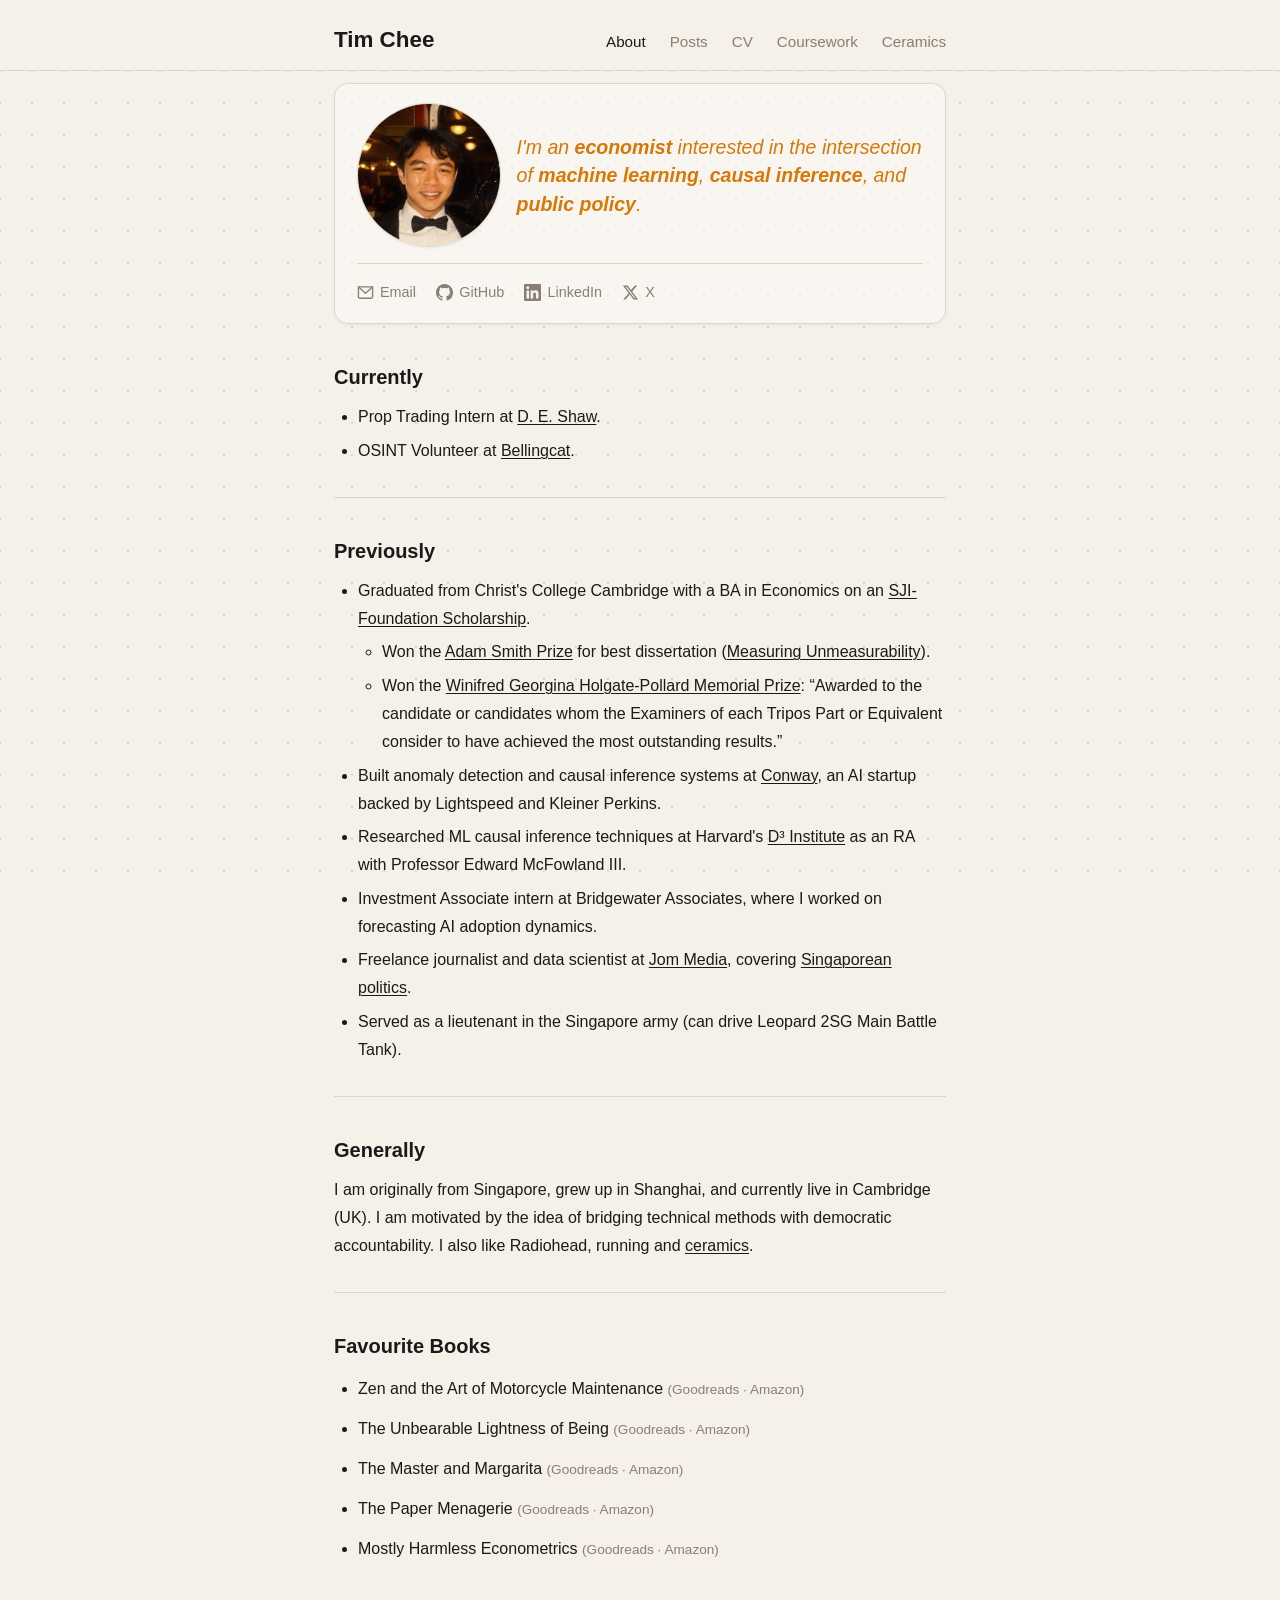
<file: index.html>
<!DOCTYPE html>
<html lang="en">
<head>
  <meta charset="UTF-8">
  <meta name="viewport" content="width=device-width, initial-scale=1.0">
  <title>Tim Chee</title>
  <link rel="icon" href="favicon.svg" type="image/svg+xml">
  <script src="favicon.js" defer></script>
  <link rel="stylesheet" href="style.css">
  <noscript>
    <style>
      .page-index .home-below {
        position: static !important;
        opacity: 1 !important;
        pointer-events: auto !important;
        transform: none !important;
        overflow: visible !important;
      }
      .page-index .home-intro-spacer {
        display: none !important;
        min-height: 0 !important;
      }
      .page-index .home-card-slot {
        display: none !important;
        min-height: 0 !important;
      }
      .page-index #profile-card {
        position: static !important;
        left: auto !important;
        top: auto !important;
        opacity: 1 !important;
        width: auto !important;
        margin: revert !important;
        z-index: auto !important;
        visibility: visible !important;
      }
      .page-index .home-intro-card-mount {
        height: auto !important;
      }
    </style>
  </noscript>
</head>
<body class="page-index">
  <canvas id="dot-grid"></canvas>
  <div class="container">
    <nav>
      <a href="index.html" class="site-name">Tim Chee</a>
      <a href="index.html" class="active">About</a>
      <a href="writing.html">Posts</a>
      <a href="cv.html">CV</a>
      <a href="coursework.html">Coursework</a>
      <a href="ceramics.html">Ceramics</a>
    </nav>

    <div class="scroll-cue" id="scroll-cue" aria-hidden="true">
      <span>Scroll down</span>
      <svg viewBox="0 0 24 24" aria-hidden="true" focusable="false">
        <path d="M6 9l6 6 6-6" />
      </svg>
    </div>

    <div class="home-intro-track">
      <div id="home-card-slot" class="home-card-slot" aria-hidden="true"></div>
      <div class="home-intro-card-mount">
      <div class="profile-card" id="profile-card">
      <div class="profile-section">
        <img src="Profile Photo.jpeg" alt="Tim Chee" class="profile-photo">
        <div>
          <p class="intro-text">I'm an <strong>economist</strong> interested in the intersection of <strong>machine learning</strong>, <strong>causal inference</strong>, and <strong>public policy</strong>.</p>
        </div>
      </div>

      <div class="contact-links">
      <a href="mailto:chee.timothy@gmail.com" title="Email">
        <svg xmlns="http://www.w3.org/2000/svg" viewBox="0 0 24 24" fill="none" stroke="currentColor" stroke-width="2" stroke-linecap="round" stroke-linejoin="round"><rect x="2" y="4" width="20" height="16" rx="2"/><path d="M22 4L12 13 2 4"/></svg>
        Email
      </a>
      <a href="https://github.com/t1mchee" title="GitHub">
        <svg xmlns="http://www.w3.org/2000/svg" viewBox="0 0 24 24" fill="currentColor"><path d="M12 0C5.37 0 0 5.37 0 12c0 5.31 3.435 9.795 8.205 11.385.6.105.825-.255.825-.57 0-.285-.015-1.23-.015-2.235-3.015.555-3.795-.735-4.035-1.41-.135-.345-.72-1.41-1.23-1.695-.42-.225-1.02-.78-.015-.795.945-.015 1.62.87 1.845 1.23 1.08 1.815 2.805 1.305 3.495.99.105-.78.42-1.305.765-1.605-2.67-.3-5.46-1.335-5.46-5.925 0-1.305.465-2.385 1.23-3.225-.12-.3-.54-1.53.12-3.18 0 0 1.005-.315 3.3 1.23.96-.27 1.98-.405 3-.405s2.04.135 3 .405c2.295-1.56 3.3-1.23 3.3-1.23.66 1.65.24 2.88.12 3.18.765.84 1.23 1.905 1.23 3.225 0 4.605-2.805 5.625-5.475 5.925.435.375.81 1.095.81 2.22 0 1.605-.015 2.895-.015 3.3 0 .315.225.69.825.57A12.02 12.02 0 0024 12c0-6.63-5.37-12-12-12z"/></svg>
        GitHub
      </a>
      <a href="https://www.linkedin.com/in/timchee/" title="LinkedIn">
        <svg xmlns="http://www.w3.org/2000/svg" viewBox="0 0 24 24" fill="currentColor"><path d="M20.447 20.452h-3.554v-5.569c0-1.328-.027-3.037-1.852-3.037-1.853 0-2.136 1.445-2.136 2.939v5.667H9.351V9h3.414v1.561h.046c.477-.9 1.637-1.85 3.37-1.85 3.601 0 4.267 2.37 4.267 5.455v6.286zM5.337 7.433a2.062 2.062 0 01-2.063-2.065 2.064 2.064 0 112.063 2.065zm1.782 13.019H3.555V9h3.564v11.452zM22.225 0H1.771C.792 0 0 .774 0 1.729v20.542C0 23.227.792 24 1.771 24h20.451C23.2 24 24 23.227 24 22.271V1.729C24 .774 23.2 0 22.222 0h.003z"/></svg>
        LinkedIn
      </a>
      <a href="https://x.com/TCh3e" title="X">
        <svg xmlns="http://www.w3.org/2000/svg" viewBox="0 0 24 24" fill="currentColor"><path d="M18.244 2.25h3.308l-7.227 8.26 8.502 11.24H16.17l-5.214-6.817L4.99 21.75H1.68l7.73-8.835L1.254 2.25H8.08l4.713 6.231zm-1.161 17.52h1.833L7.084 4.126H5.117z"/></svg>
        X
      </a>
      </div>
    </div>
      </div>
    <script>
      (function () {
        try {
          if (!document.body.classList.contains('page-index')) return;
          if (window.matchMedia('(prefers-reduced-motion: reduce)').matches) return;
          var c = document.getElementById('profile-card');
          if (!c) return;
          c.classList.add('intro-floating');
          c.style.cssText =
            'position:fixed;left:-9999px;top:0;margin:0;z-index:3;width:min(calc(100vw - 3rem),660px);max-width:100%;box-sizing:border-box';
        } catch (e) {}
      })();
    </script>
      <div class="home-intro-spacer" id="home-intro-spacer" aria-hidden="true"></div>
    </div>

    <div class="home-below" id="home-below" aria-hidden="true">
    <h2>Currently</h2>
    <ul>
      <li>Prop Trading Intern at <a href="https://www.deshaw.com/">D. E. Shaw</a>.</li>
      <li>OSINT Volunteer at <a href="https://en.wikipedia.org/wiki/Bellingcat">Bellingcat</a>.</li>
    </ul>

    <hr>

    <h2>Previously</h2>
    <ul>
      <li>Graduated from Christ's College Cambridge with a BA in Economics on an <a href="https://www.sjifoundation.org/christ-college-scholarship">SJI-Foundation Scholarship</a>.
        <ul>
          <li>Won the <a href="https://en.wikipedia.org/wiki/Adam_Smith_Prize">Adam Smith Prize</a> for best dissertation (<a href="writing/measuring-unmeasurability.html">Measuring Unmeasurability</a>).</li>
          <li>Won the <a href="https://www.cambridgestudents.cam.ac.uk/fees-and-funding/funding/prizes">Winifred Georgina Holgate-Pollard Memorial Prize</a>: “Awarded to the candidate or candidates whom the Examiners of each Tripos Part or Equivalent consider to have achieved the most outstanding results.”</li>
        </ul>
      </li>
      <li>Built anomaly detection and causal inference systems at <a href="https://www.conway.ai/">Conway</a>, an AI startup backed by Lightspeed and Kleiner Perkins.</li>
      <li>Researched ML causal inference techniques at Harvard's <a href="https://d3.harvard.edu/lish/">D³ Institute</a> as an RA with Professor Edward McFowland III.</li>
      <li>Investment Associate intern at Bridgewater Associates, where I worked on forecasting AI adoption dynamics.</li>
      <li>Freelance journalist and data scientist at <a href="https://www.jom.media/">Jom Media</a>, covering <a href="https://www.jom.media/nobodys-independent-singapores-presidential-election/">Singaporean politics</a>.</li>
      <li>Served as a lieutenant in the Singapore army (can drive Leopard 2SG Main Battle Tank).</li>
    </ul>

    <hr>

    <h2>Generally</h2>
    <p>I am originally from Singapore, grew up in Shanghai, and currently live in Cambridge (UK). I am motivated by the idea of bridging technical methods with democratic accountability. I also like Radiohead, running and <a href="ceramics.html">ceramics</a>.</p>

    <hr>

    <h2>Favourite Books</h2>
    <ul class="books-list">
      <li>Zen and the Art of Motorcycle Maintenance <span class="book-links">(<a href="https://www.goodreads.com/book/show/629.Zen_and_the_Art_of_Motorcycle_Maintenance" target="_blank">Goodreads</a> · <a href="https://www.amazon.com/dp/0060839872" target="_blank">Amazon</a>)</span></li>
      <li>The Unbearable Lightness of Being <span class="book-links">(<a href="https://www.goodreads.com/book/show/9717.The_Unbearable_Lightness_of_Being" target="_blank">Goodreads</a> · <a href="https://www.amazon.com/dp/0061148520" target="_blank">Amazon</a>)</span></li>
      <li>The Master and Margarita <span class="book-links">(<a href="https://www.goodreads.com/book/show/117833.The_Master_and_Margarita" target="_blank">Goodreads</a> · <a href="https://www.amazon.com/dp/0143108271" target="_blank">Amazon</a>)</span></li>
      <li>The Paper Menagerie <span class="book-links">(<a href="https://www.goodreads.com/book/show/24885533-the-paper-menagerie-and-other-stories" target="_blank">Goodreads</a> · <a href="https://www.amazon.com/dp/148142436X" target="_blank">Amazon</a>)</span></li>
      <li>Mostly Harmless Econometrics <span class="book-links">(<a href="https://www.goodreads.com/book/show/3388277-mostly-harmless-econometrics" target="_blank">Goodreads</a> · <a href="https://www.amazon.com/dp/0691120358" target="_blank">Amazon</a>)</span></li>
    </ul>
    </div>

  </div>

  <script src="dot-grid.js"></script>
  <script src="home-intro.js"></script>
  <script data-goatcounter="https://timothychee.goatcounter.com/count"
          async src="//gc.zgo.at/count.js"></script>
</body>
</html>
</file>
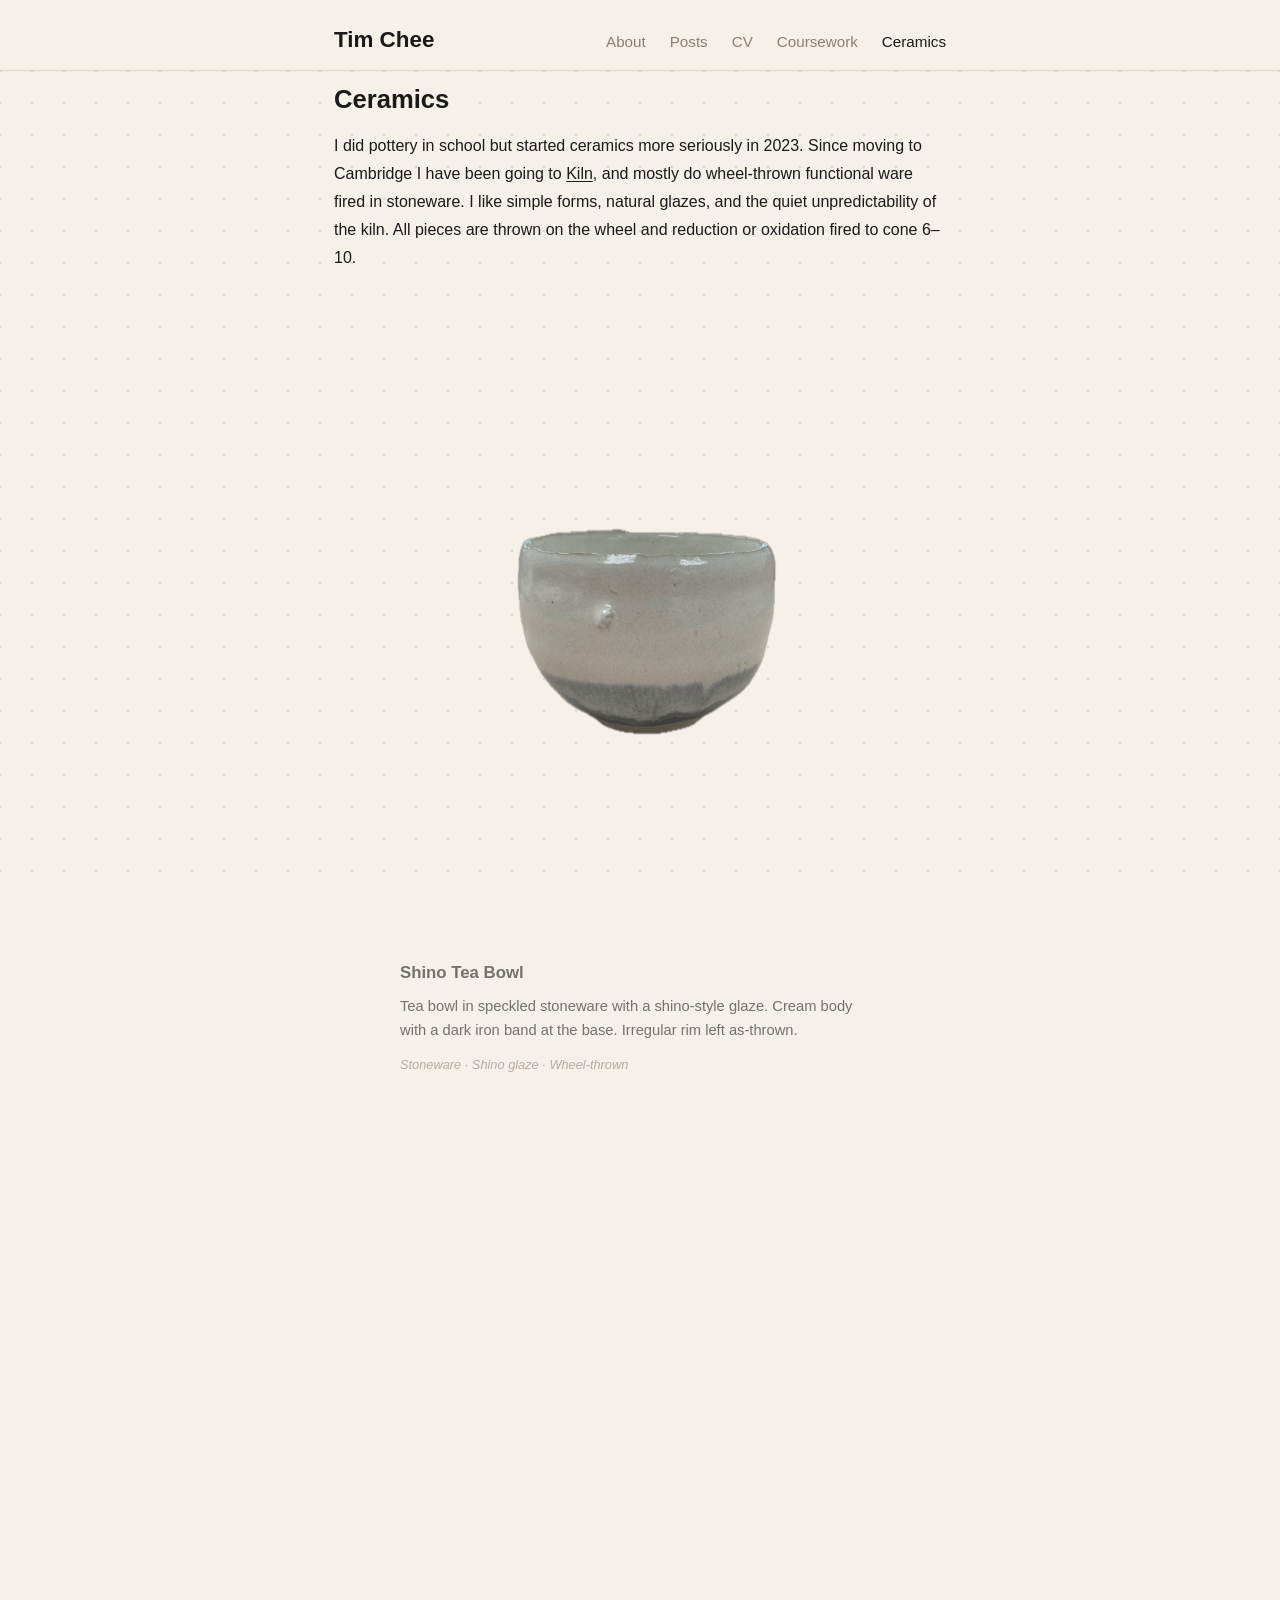
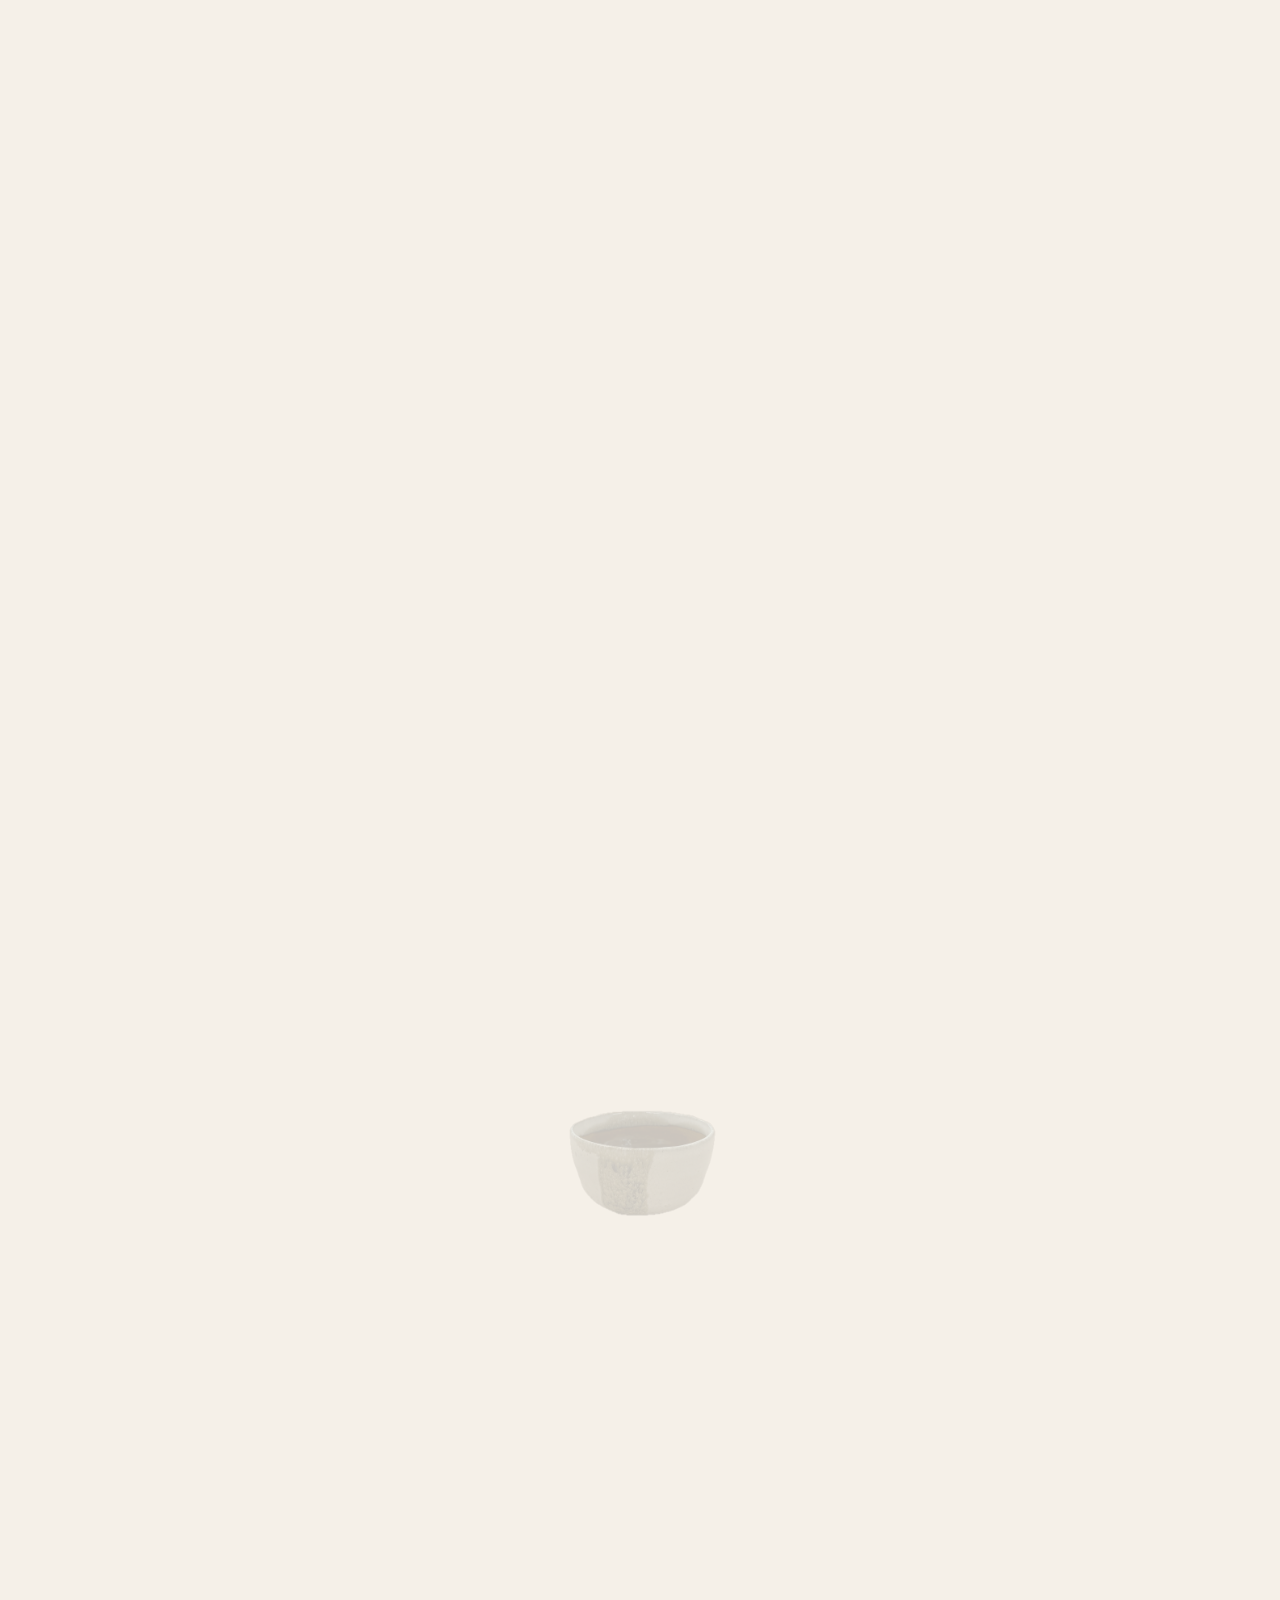
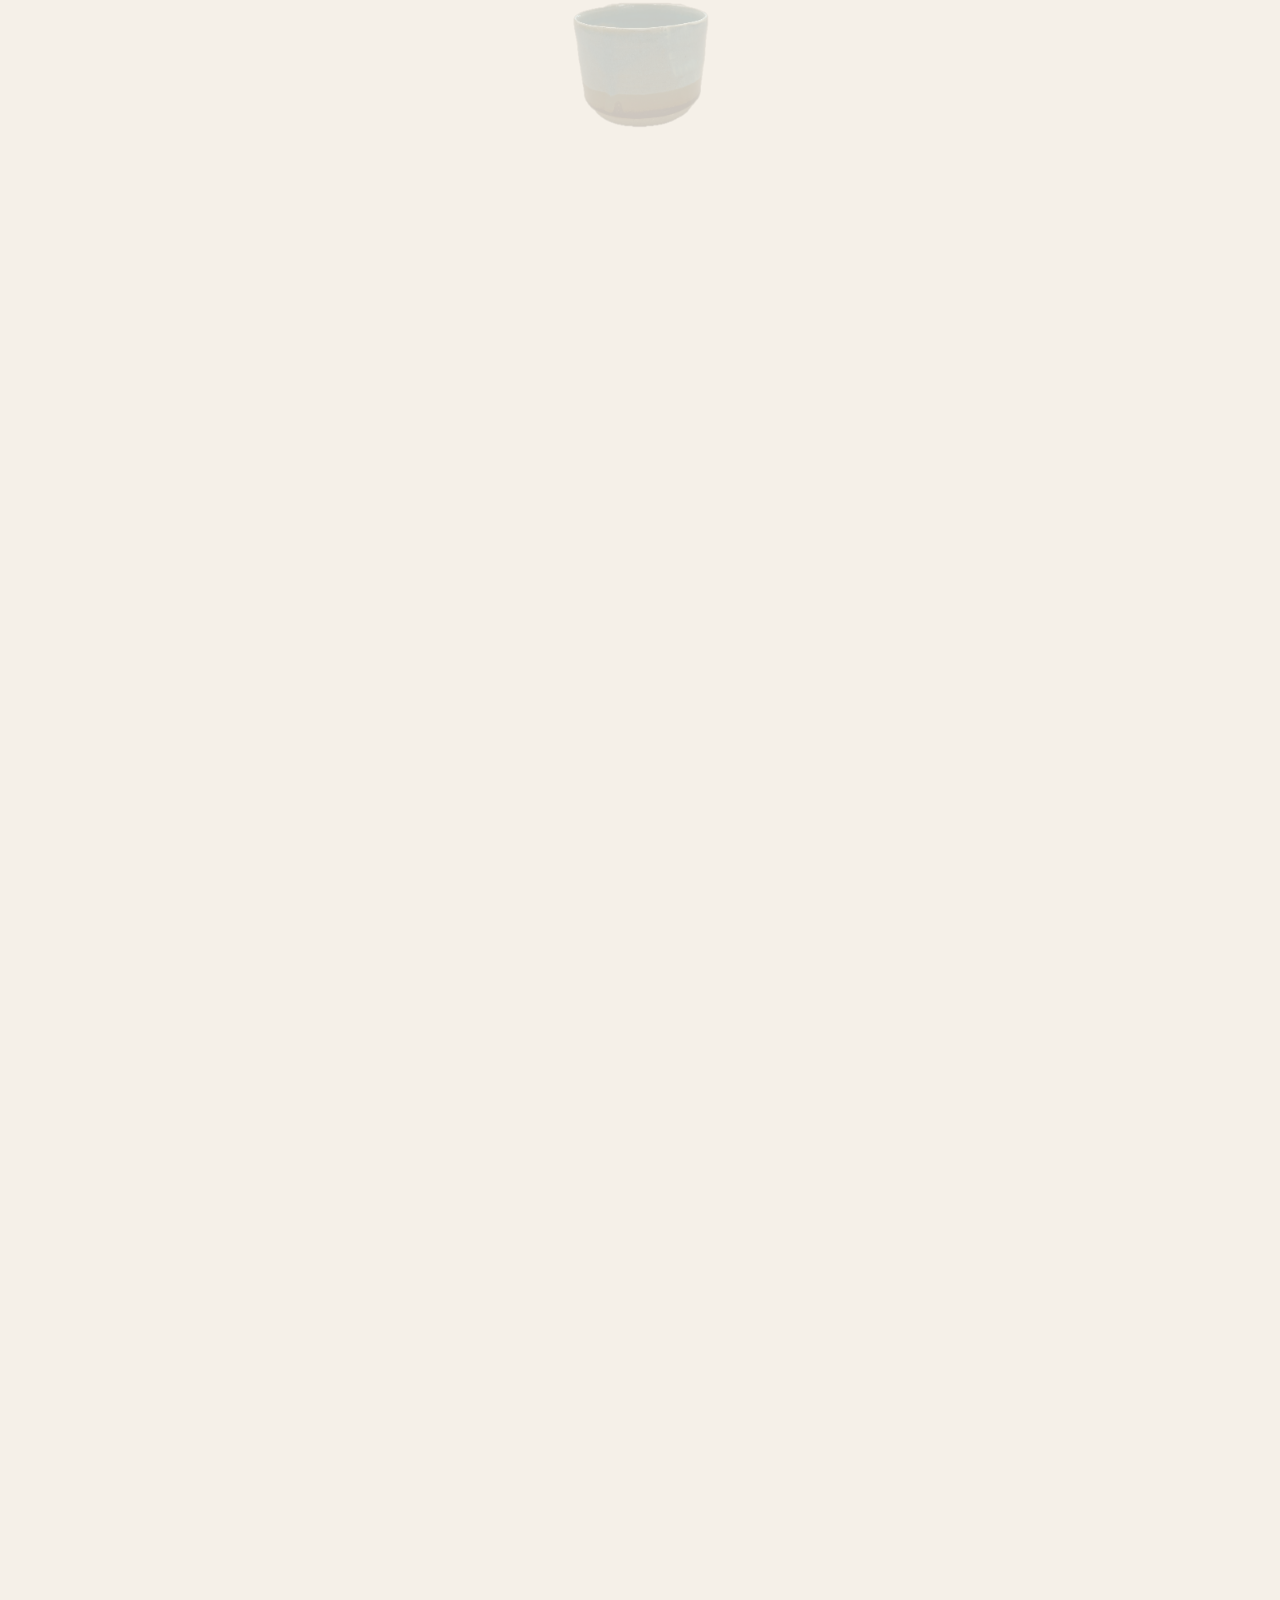
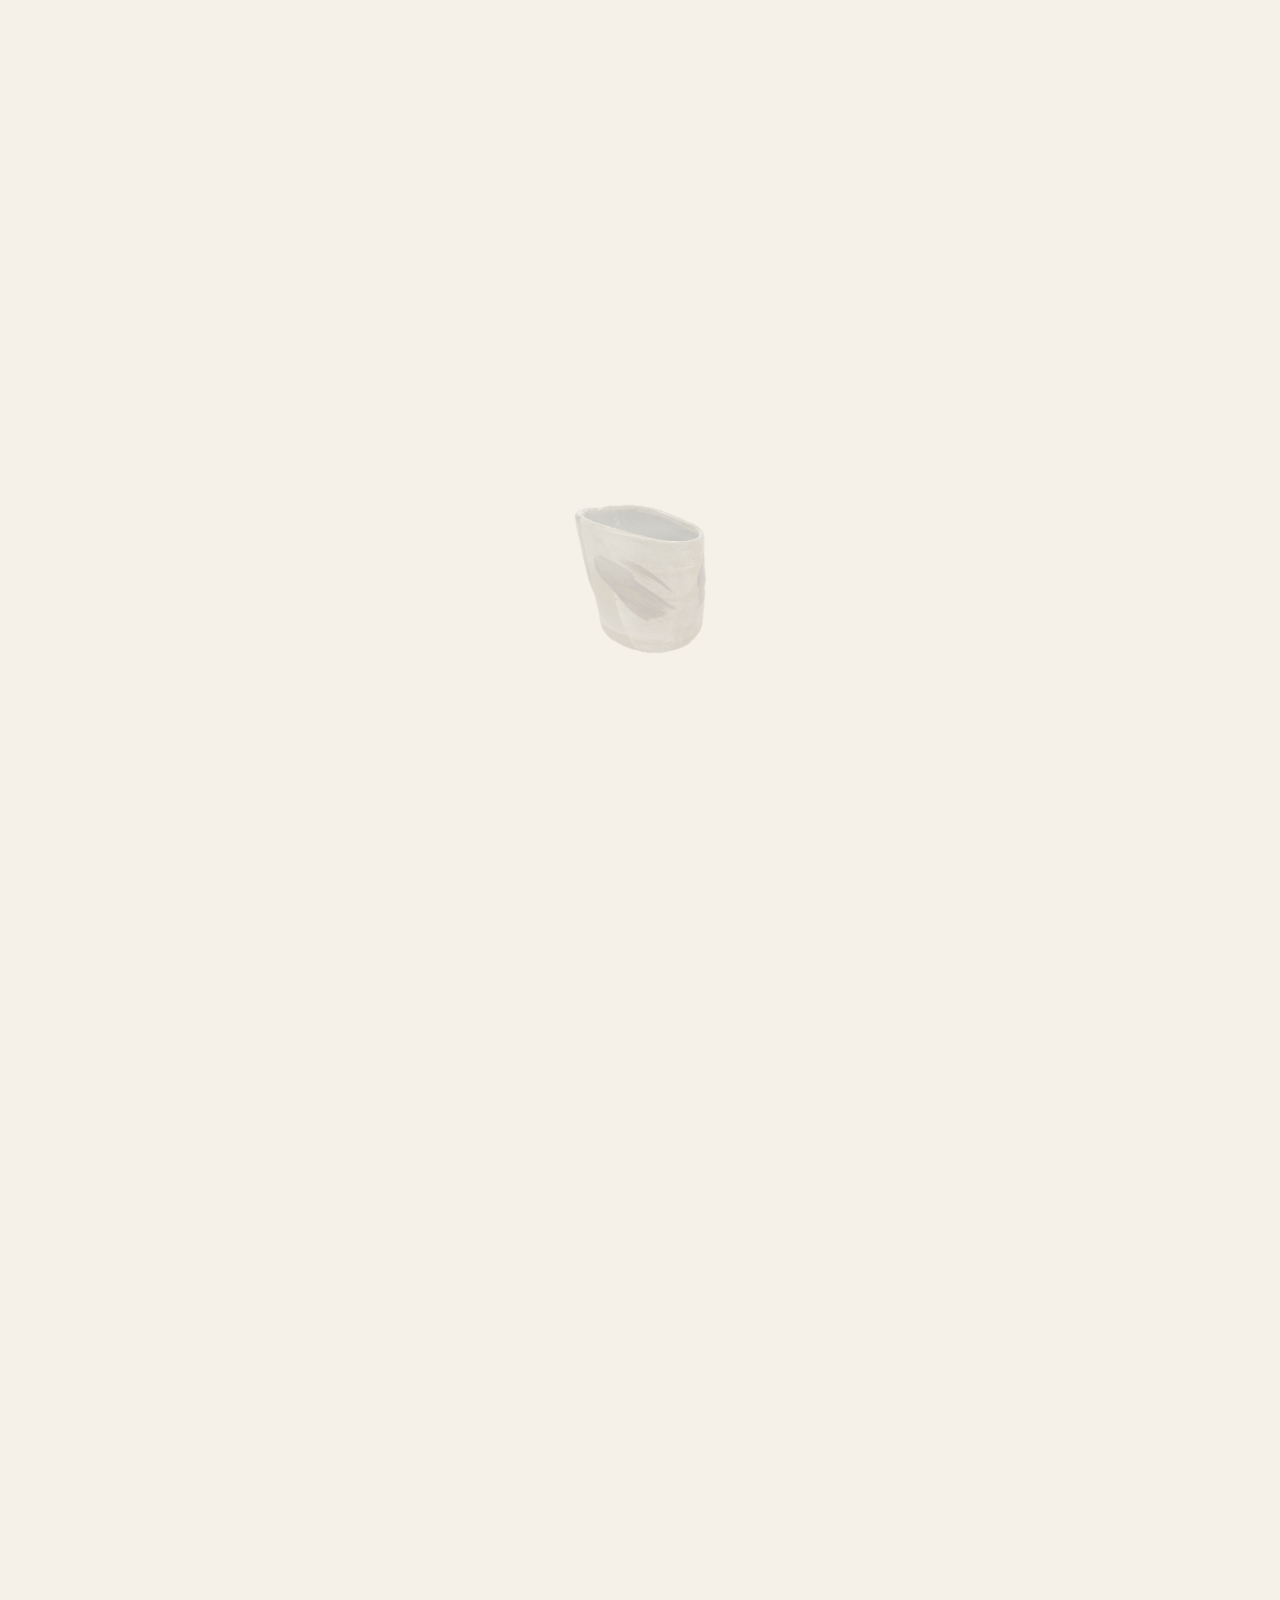
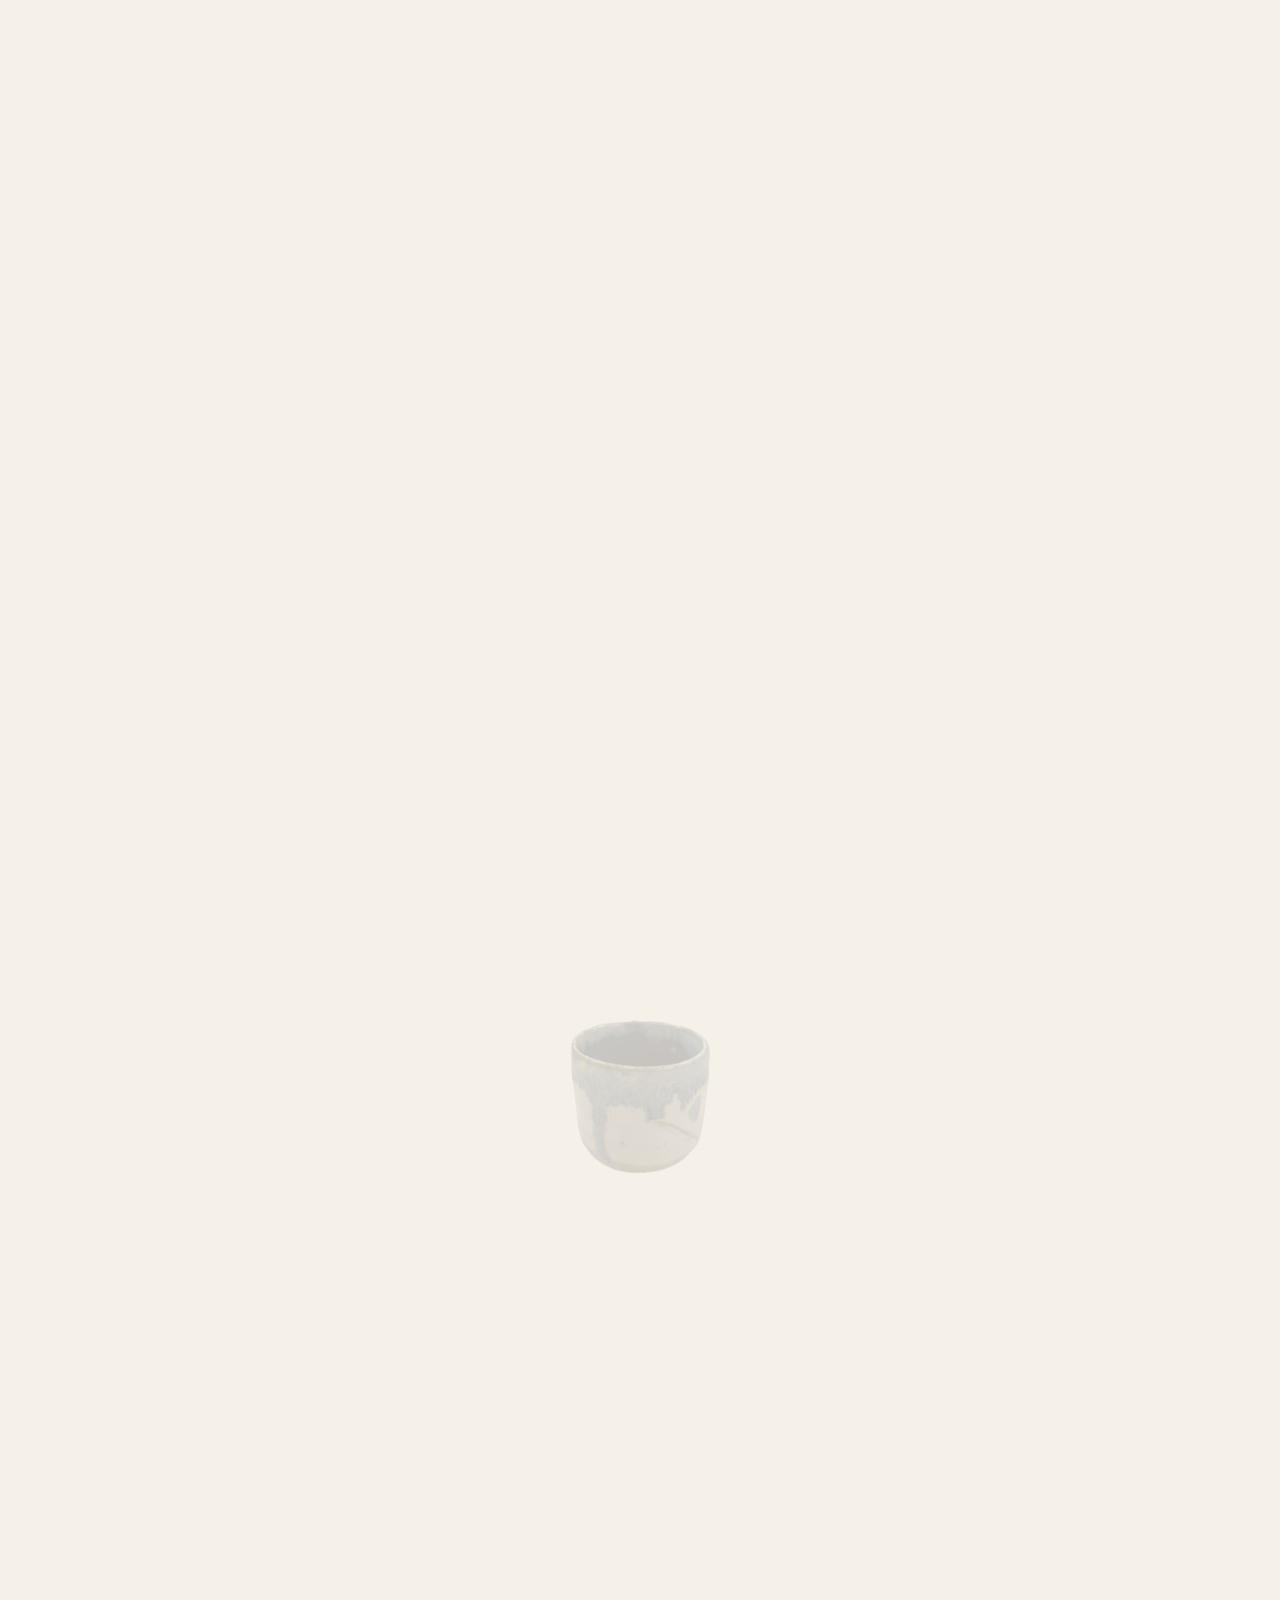
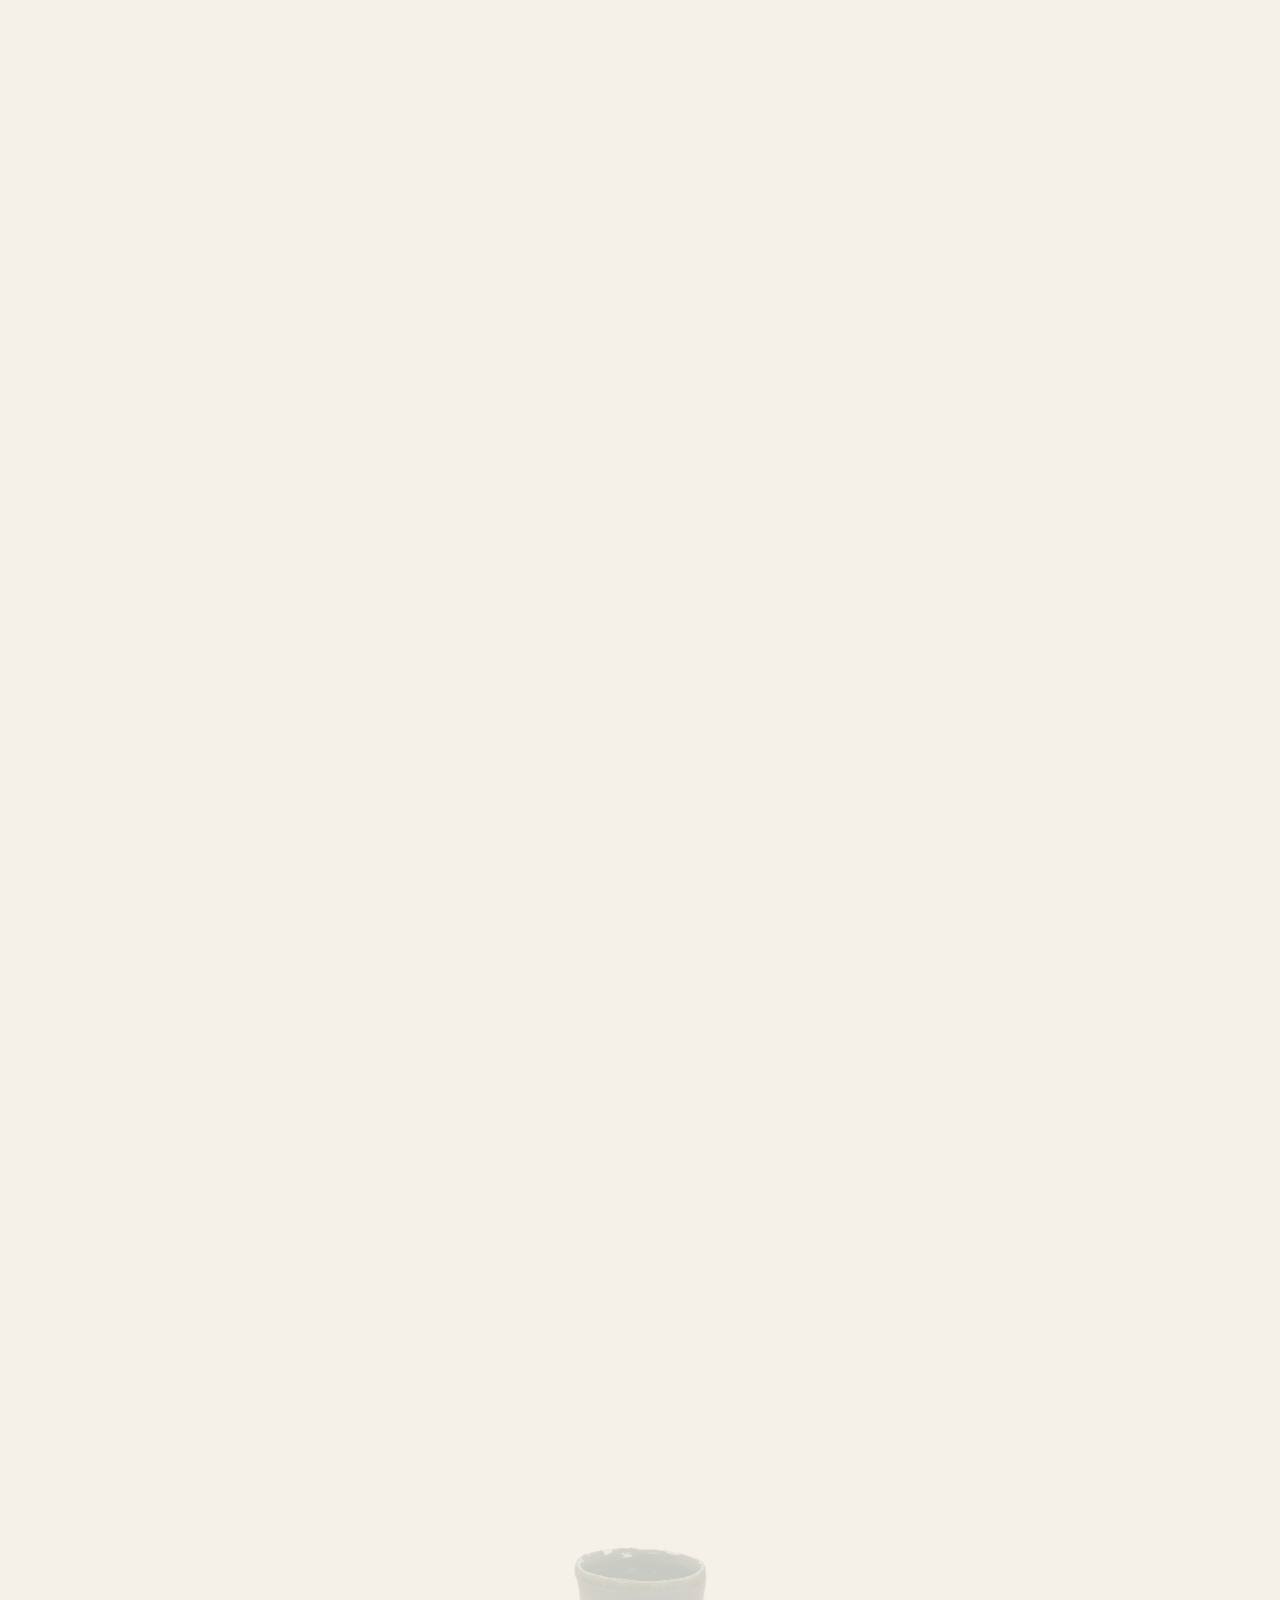
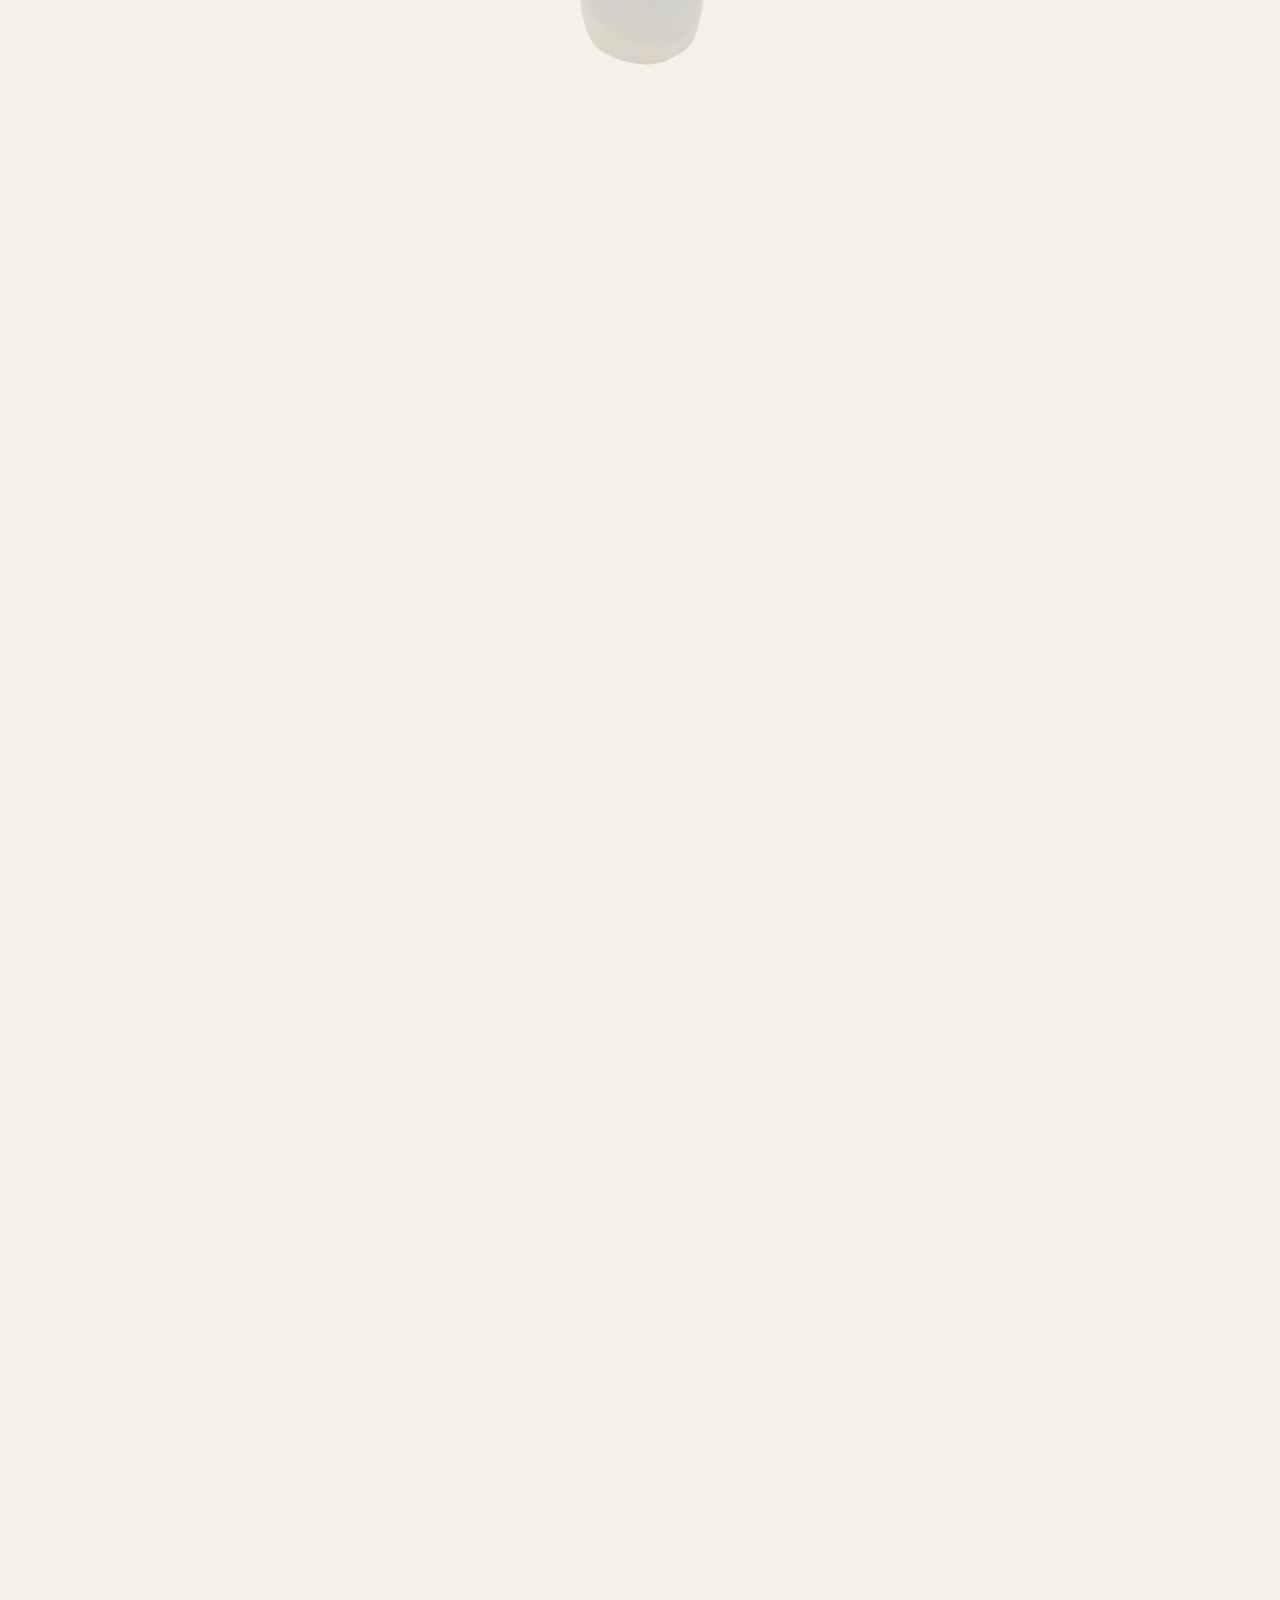
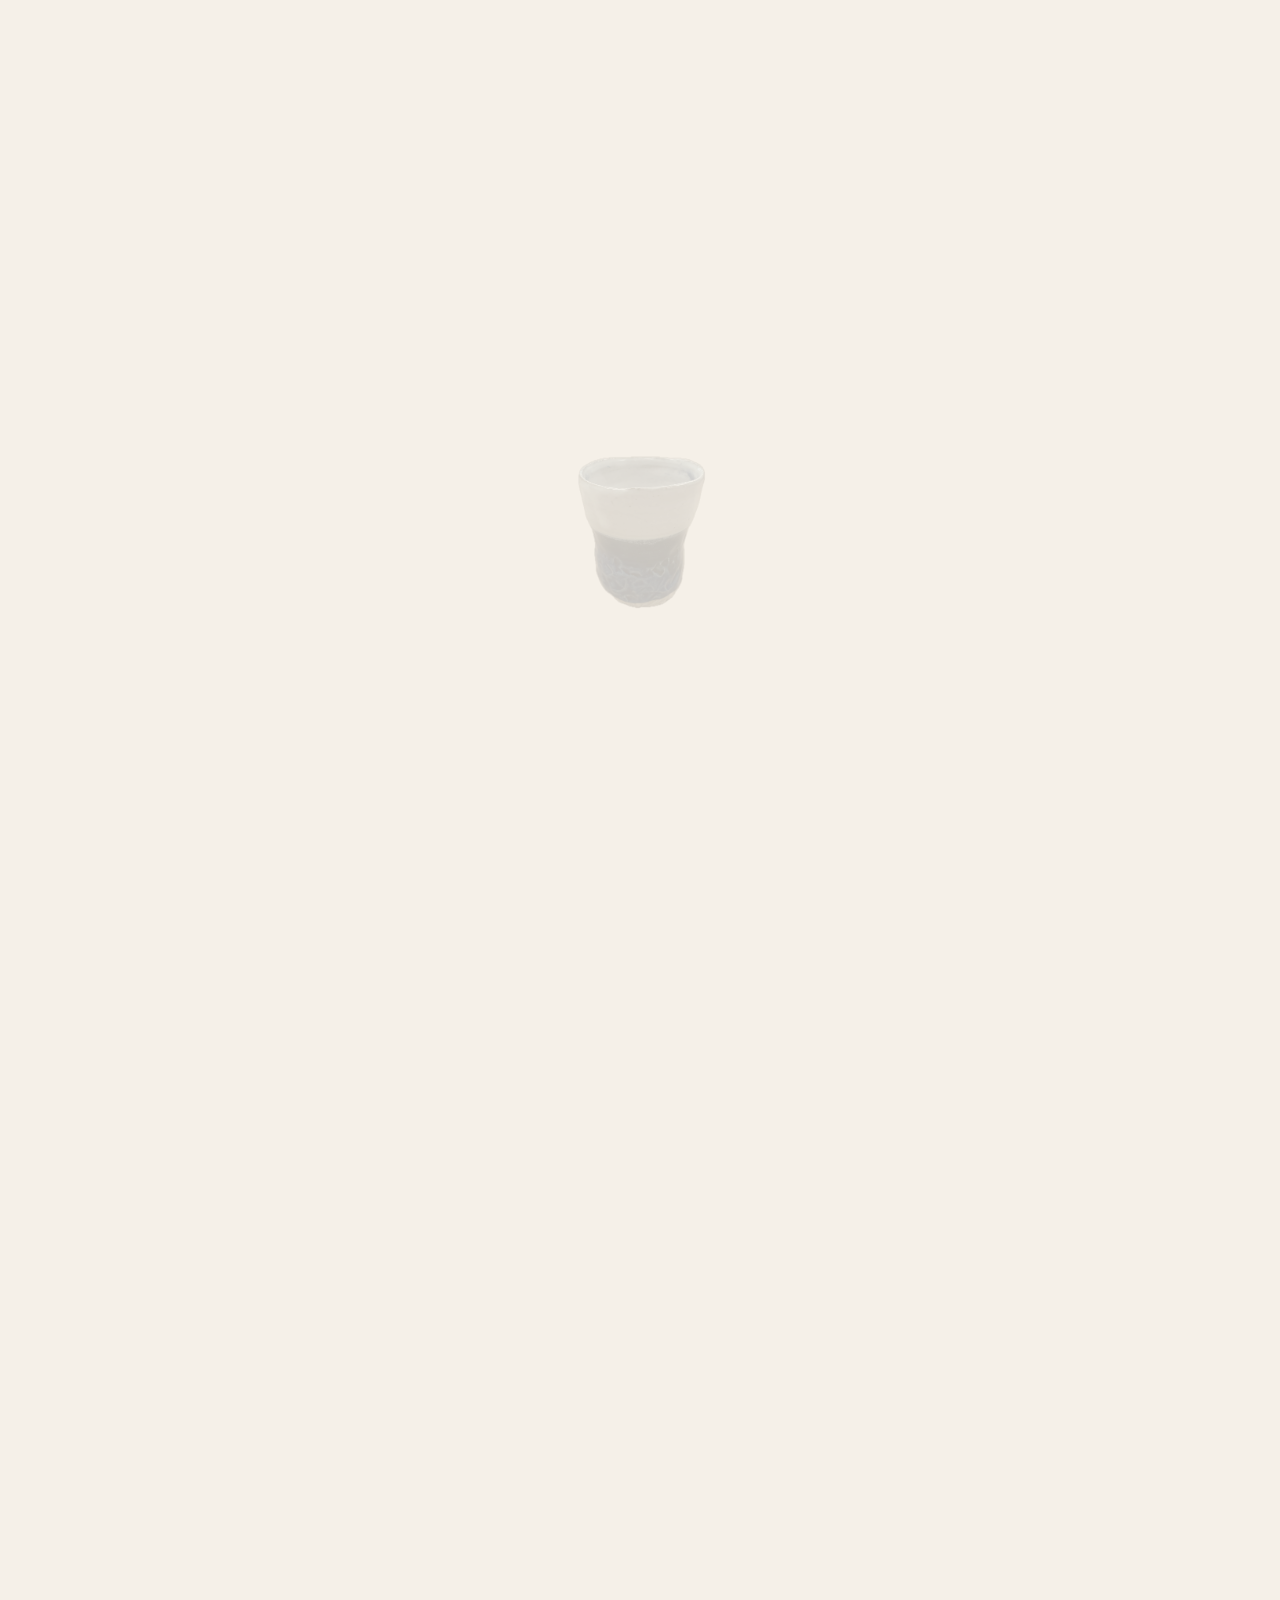
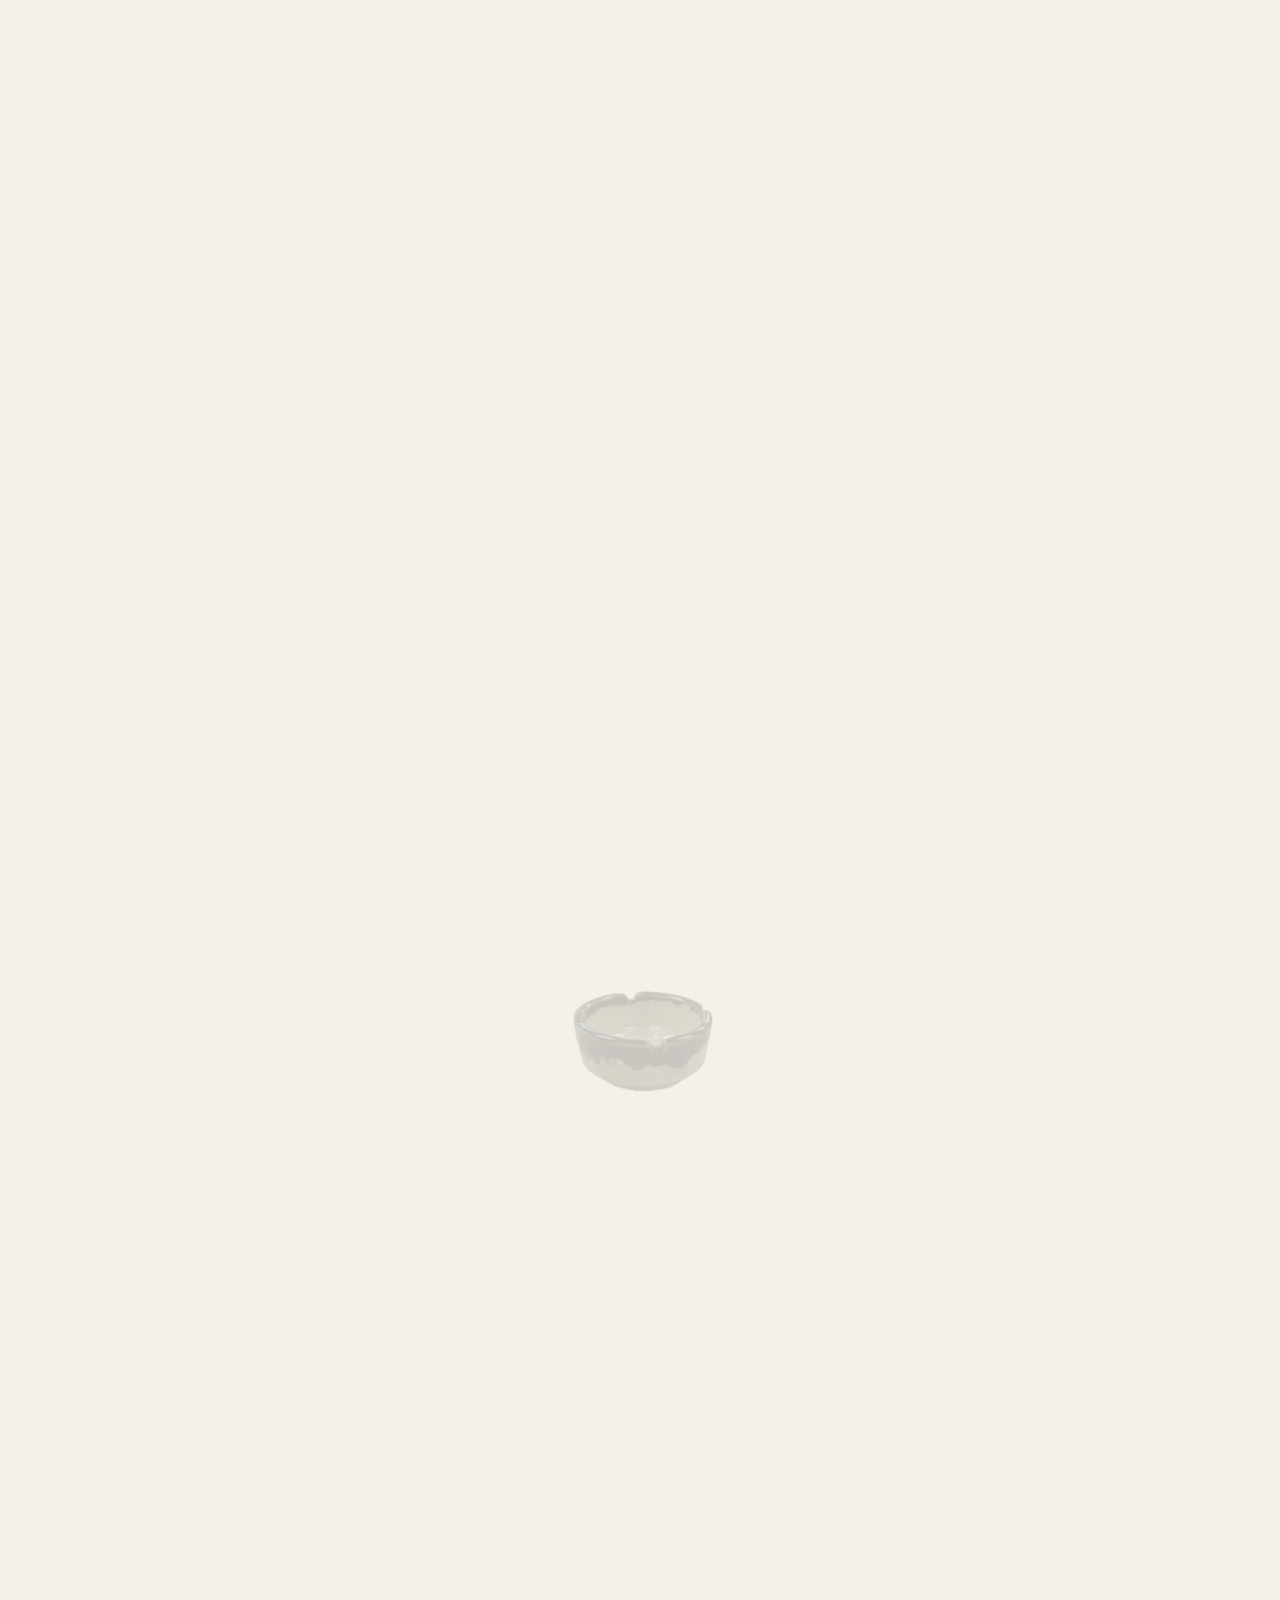
<file: ceramics.html>
<!DOCTYPE html>
<html lang="en">
<head>
  <meta charset="UTF-8">
  <meta name="viewport" content="width=device-width, initial-scale=1.0">
  <title>Ceramics – Tim Chee</title>
  <link rel="icon" href="favicon.svg" type="image/svg+xml">
  <script src="favicon.js" defer></script>
  <link rel="stylesheet" href="style.css">
  <noscript>
    <style>
      .ceramics-stage { min-height: 0; }
      .ceramics-stage-sticky {
        position: relative;
        min-height: 0;
        padding: 0 0 3rem;
      }
      .ceramics-stage-frame { transform: none; opacity: 1; }
    </style>
  </noscript>
</head>
<body>
  <canvas id="dot-grid"></canvas>
  <div class="container">
    <nav>
      <a href="index.html" class="site-name">Tim Chee</a>
      <a href="index.html">About</a>
      <a href="writing.html">Posts</a>
      <a href="cv.html">CV</a>
      <a href="coursework.html">Coursework</a>
      <a href="ceramics.html" class="active">Ceramics</a>
    </nav>

    <h1>Ceramics</h1>
    <p>I did pottery in school but started ceramics more seriously in 2023. Since moving to Cambridge I have been going to <a href="https://kilncambridge.co.uk/">Kiln</a>, and mostly do wheel-thrown functional ware fired in stoneware. I like simple forms, natural glazes, and the quiet unpredictability of the kiln. All pieces are thrown on the wheel and reduction or oxidation fired to cone 6–10.</p>

    <div class="ceramics-gallery">

      <section class="ceramics-stage">
        <div class="ceramics-stage-sticky">
          <div class="ceramics-stage-frame">
            <img src="ceramics/IMG_4203.png" alt="Shino tea bowl" loading="lazy">
          </div>
          <div class="piece-info ceramics-stage-caption">
            <h3>Shino Tea Bowl</h3>
            <p>Tea bowl in speckled stoneware with a shino-style glaze. Cream body with a dark iron band at the base. Irregular rim left as-thrown.</p>
            <span class="piece-meta">Stoneware · Shino glaze · Wheel-thrown</span>
          </div>
        </div>
      </section>

      <section class="ceramics-stage">
        <div class="ceramics-stage-sticky">
          <div class="ceramics-stage-frame">
            <img src="ceramics/IMG_4205.png" alt="Textured bowl with amber interior" loading="lazy">
          </div>
          <div class="piece-info ceramics-stage-caption">
            <h3>Amber Interior Bowl</h3>
            <p>Low, wide bowl with a cream exterior and amber interior. One side has a panel of crawling glaze texture from layering glazes.</p>
            <span class="piece-meta">Stoneware · Ash and iron glaze · Wheel-thrown</span>
          </div>
        </div>
      </section>

      <section class="ceramics-stage">
        <div class="ceramics-stage-sticky">
          <div class="ceramics-stage-frame">
            <img src="ceramics/IMG_4206.png" alt="Turquoise cup" loading="lazy">
          </div>
          <div class="piece-info ceramics-stage-caption">
            <h3>Turquoise Cup</h3>
            <p>Cylindrical cup dipped in a copper turquoise glaze. Unglazed stoneware foot ring. The glaze breaks where it thins over the throwing rings.</p>
            <span class="piece-meta">Stoneware · Copper turquoise glaze · Wheel-thrown</span>
          </div>
        </div>
      </section>

      <section class="ceramics-stage">
        <div class="ceramics-stage-sticky">
          <div class="ceramics-stage-frame">
            <img src="ceramics/IMG_4207.png" alt="Brushwork vessel" loading="lazy">
          </div>
          <div class="piece-info ceramics-stage-caption">
            <h3>Brushwork Vessel</h3>
            <p>Taller cup with a pinched rim. Iron oxide brushstrokes on the cream exterior, applied before glazing. Teal-glazed interior.</p>
            <span class="piece-meta">Stoneware · Iron oxide brushwork, celadon interior · Wheel-thrown</span>
          </div>
        </div>
      </section>

      <section class="ceramics-stage">
        <div class="ceramics-stage-sticky">
          <div class="ceramics-stage-frame">
            <img src="ceramics/IMG_4211.png" alt="Blue drip cup" loading="lazy">
          </div>
          <div class="piece-info ceramics-stage-caption">
            <h3>Blue Drip Cup</h3>
            <p>Cobalt blue glaze dripped from the rim over a pale stoneware body. The drip pattern is left to gravity and kiln atmosphere. One of my favourites.</p>
            <span class="piece-meta">Stoneware · Cobalt drip glaze · Wheel-thrown</span>
          </div>
        </div>
      </section>

      <section class="ceramics-stage">
        <div class="ceramics-stage-sticky">
          <div class="ceramics-stage-frame">
            <img src="ceramics/IMG_4212.png" alt="Celadon green bowl" loading="lazy">
          </div>
          <div class="piece-info ceramics-stage-caption">
            <h3>Oribe Bowl</h3>
            <p>Bowl with a deep green Oribe-style glaze that fades to raw clay at the foot. Visible throwing lines. The glaze shifts slightly blue-green from reduction firing.</p>
            <span class="piece-meta">Stoneware · Oribe glaze · Wheel-thrown</span>
          </div>
        </div>
      </section>

      <section class="ceramics-stage">
        <div class="ceramics-stage-sticky">
          <div class="ceramics-stage-frame">
            <img src="ceramics/IMG_4213.png" alt="Two-tone cup" loading="lazy">
          </div>
          <div class="piece-info ceramics-stage-caption">
            <h3>Two-Tone Cup</h3>
            <p>White upper half, textured cobalt-blue base. The lower portion was carved before firing, creating a relief texture that holds the glaze differently.</p>
            <span class="piece-meta">Stoneware · White and cobalt glaze · Carved and wheel-thrown</span>
          </div>
        </div>
      </section>

      <section class="ceramics-stage">
        <div class="ceramics-stage-sticky">
          <div class="ceramics-stage-frame">
            <img src="ceramics/IMG_4215.png" alt="Ashtray" loading="lazy">
          </div>
          <div class="piece-info ceramics-stage-caption">
            <h3>Ashtray</h3>
            <p>Ashtray with notched rests in the rim. Dark tenmoku glaze over raw stoneware. Made as a gift.</p>
            <span class="piece-meta">Stoneware · Tenmoku glaze · Wheel-thrown and hand-shaped</span>
          </div>
        </div>
      </section>

      <section class="ceramics-stage">
        <div class="ceramics-stage-sticky">
          <div class="ceramics-stage-frame">
            <img src="ceramics/IMG_7525-2.png" alt="Green and black vase" loading="lazy">
          </div>
          <div class="piece-info ceramics-stage-caption">
            <h3>Bulbous Vase</h3>
            <p>Round-bellied vase with a narrow neck. Jade green glaze over a dark iron-oxide body. The two glazes meet diagonally across the surface.</p>
            <span class="piece-meta">Stoneware · Jade green over iron oxide · Wheel-thrown</span>
          </div>
        </div>
      </section>

      <section class="ceramics-stage">
        <div class="ceramics-stage-sticky">
          <div class="ceramics-stage-frame">
            <img src="ceramics/IMG_7526.png" alt="White speckled cup" loading="lazy">
          </div>
          <div class="piece-info ceramics-stage-caption">
            <h3>Speckled Cup</h3>
            <p>Tall cup in white speckled stoneware with a dark blue-black band at the base. The clay is flecked with iron, visible through the glaze. Pronounced throwing rings.</p>
            <span class="piece-meta">Speckled stoneware · White glaze with iron base · Wheel-thrown</span>
          </div>
        </div>
      </section>

      <section class="ceramics-stage">
        <div class="ceramics-stage-sticky">
          <div class="ceramics-stage-frame">
            <img src="ceramics/IMG_7527-2.png" alt="Cream and brown tea bowl" loading="lazy">
          </div>
          <div class="piece-info ceramics-stage-caption">
            <h3>Horizon Bowl</h3>
            <p>Deep tea bowl with a cream upper body and dark iron-brown lower half. The transition between glazes came from how the glaze flowed during firing. Raw clay texture visible near the rim.</p>
            <span class="piece-meta">Stoneware · White over tenmoku · Wheel-thrown</span>
          </div>
        </div>
      </section>

      <section class="ceramics-stage">
        <div class="ceramics-stage-sticky">
          <div class="ceramics-stage-frame">
            <img src="ceramics/IMG_7528.png" alt="Green celadon tea bowl" loading="lazy">
          </div>
          <div class="piece-info ceramics-stage-caption">
            <h3>Celadon Tea Bowl</h3>
            <p>Celadon-glazed tea bowl, wide and open. Even green glaze with slight pooling at the base and variation where it thins over the rim.</p>
            <span class="piece-meta">Stoneware · Celadon glaze · Wheel-thrown</span>
          </div>
        </div>
      </section>

      <section class="ceramics-stage">
        <div class="ceramics-stage-sticky">
          <div class="ceramics-stage-frame">
            <img src="ceramics/IMG_7530-2.png" alt="Deep cobalt bowl" loading="lazy">
          </div>
          <div class="piece-info ceramics-stage-caption">
            <h3>Cobalt Bowl</h3>
            <p>Deep cobalt blue bowl. Matte glaze with surface variation from the kiln atmosphere. Asymmetric rim left as-thrown.</p>
            <span class="piece-meta">Stoneware · Cobalt blue glaze · Wheel-thrown</span>
          </div>
        </div>
      </section>

      <section class="ceramics-stage">
        <div class="ceramics-stage-sticky">
          <div class="ceramics-stage-frame">
            <img src="ceramics/IMG_7531-2.png" alt="Teal cup and bowl set" loading="lazy">
          </div>
          <div class="piece-info ceramics-stage-caption">
            <h3>Teal Cup & Bowl Set</h3>
            <p>Matching cup and ribbed bowl in speckled teal glaze over brown stoneware. The iron-rich clay shows through at the rims and feet.</p>
            <span class="piece-meta">Speckled stoneware · Teal glaze · Wheel-thrown</span>
          </div>
        </div>
      </section>

      <section class="ceramics-stage">
        <div class="ceramics-stage-sticky">
          <div class="ceramics-stage-frame">
            <img src="ceramics/IMG_7532-2.png" alt="Grey-blue cup pair" loading="lazy">
          </div>
          <div class="piece-info ceramics-stage-caption">
            <h3>Grey-Blue Cup Pair</h3>
            <p>Two cups in muted grey-blue glaze with iron speckle showing through. The taller one flares out, the shorter one curves in. Both have dark tenmoku interiors.</p>
            <span class="piece-meta">Speckled stoneware · Grey-blue over tenmoku · Wheel-thrown</span>
          </div>
        </div>
      </section>

      <section class="ceramics-stage">
        <div class="ceramics-stage-sticky">
          <div class="ceramics-stage-frame">
            <img src="ceramics/IMG_0050-2.png" alt="Teal cup and bowl pair" loading="lazy">
          </div>
          <div class="piece-info ceramics-stage-caption">
            <h3>Teal Pair</h3>
            <p>Cup and bowl in layered teal-over-brown glaze with terracotta showing at the rims. The bowl has visible ribbing from throwing. The cup tapers slightly.</p>
            <span class="piece-meta">Stoneware · Layered teal glaze · Wheel-thrown</span>
          </div>
        </div>
      </section>

      <section class="ceramics-stage">
        <div class="ceramics-stage-sticky">
          <div class="ceramics-stage-frame">
            <img src="ceramics/IMG_0054-2.png" alt="Cobalt blue bowl pair" loading="lazy">
          </div>
          <div class="piece-info ceramics-stage-caption">
            <h3>Cobalt Pair</h3>
            <p>Cup and bowl in cobalt blue, half-dipped so the white stoneware base is exposed at the foot. Clean line between glaze and clay.</p>
            <span class="piece-meta">Stoneware · Cobalt dip glaze · Wheel-thrown</span>
          </div>
        </div>
      </section>

    </div>
  </div>

  <script src="ceramics-gallery.js"></script>
  <script src="dot-grid.js"></script>
  <script data-goatcounter="https://timothychee.goatcounter.com/count"
          async src="//gc.zgo.at/count.js"></script>
</body>
</html>
</file>
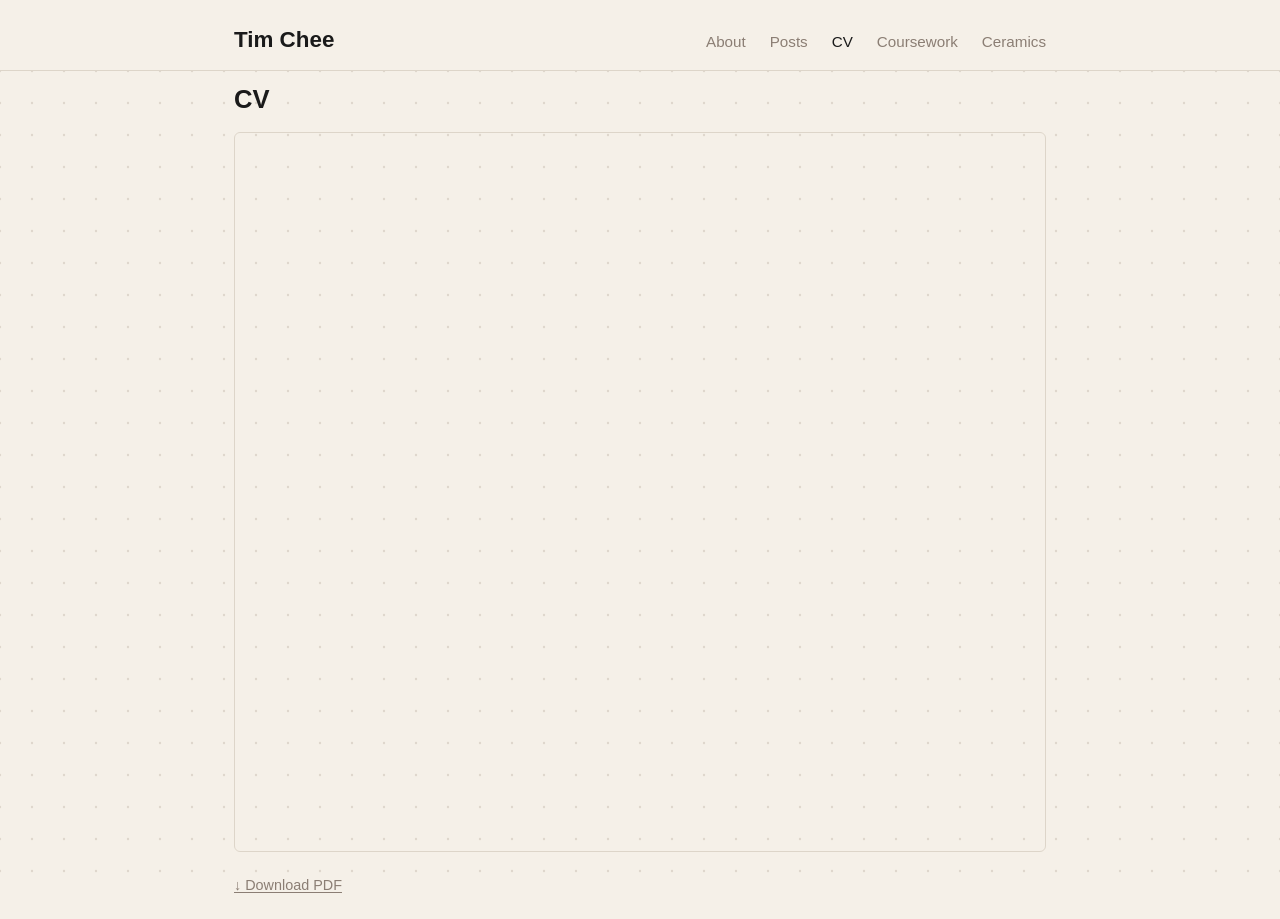
<file: cv.html>
<!DOCTYPE html>
<html lang="en">
<head>
  <meta charset="UTF-8">
  <meta name="viewport" content="width=device-width, initial-scale=1.0">
  <title>CV – Tim Chee</title>
  <link rel="icon" href="favicon.svg" type="image/svg+xml">
  <script src="favicon.js" defer></script>
  <link rel="stylesheet" href="style.css">
  <style>
    .pdf-container {
      width: 100%;
      max-width: 100%;
      margin-top: 1rem;
    }
    .pdf-container iframe {
      width: 100%;
      height: 80vh;
      border: 1px solid var(--border);
      border-radius: 6px;
    }
    .pdf-download {
      display: inline-block;
      margin-top: 0.75rem;
      font-size: 0.9rem;
      color: var(--text-secondary);
    }
  </style>
</head>
<body>
  <canvas id="dot-grid"></canvas>
  <div class="container" style="max-width: 860px;">
    <nav>
      <a href="index.html" class="site-name">Tim Chee</a>
      <a href="index.html">About</a>
      <a href="writing.html">Posts</a>
      <a href="cv.html" class="active">CV</a>
      <a href="coursework.html">Coursework</a>
      <a href="ceramics.html">Ceramics</a>
    </nav>

    <h1>CV</h1>

    <div class="pdf-container">
      <iframe src="TC_CV_310326.pdf" title="Tim Chee CV"></iframe>
    </div>
    <a href="TC_CV_310326.pdf" class="pdf-download" download>↓ Download PDF</a>
  </div>
  <script src="dot-grid.js"></script>
  <script data-goatcounter="https://timothychee.goatcounter.com/count"
          async src="//gc.zgo.at/count.js"></script>
</body>
</html>
</file>
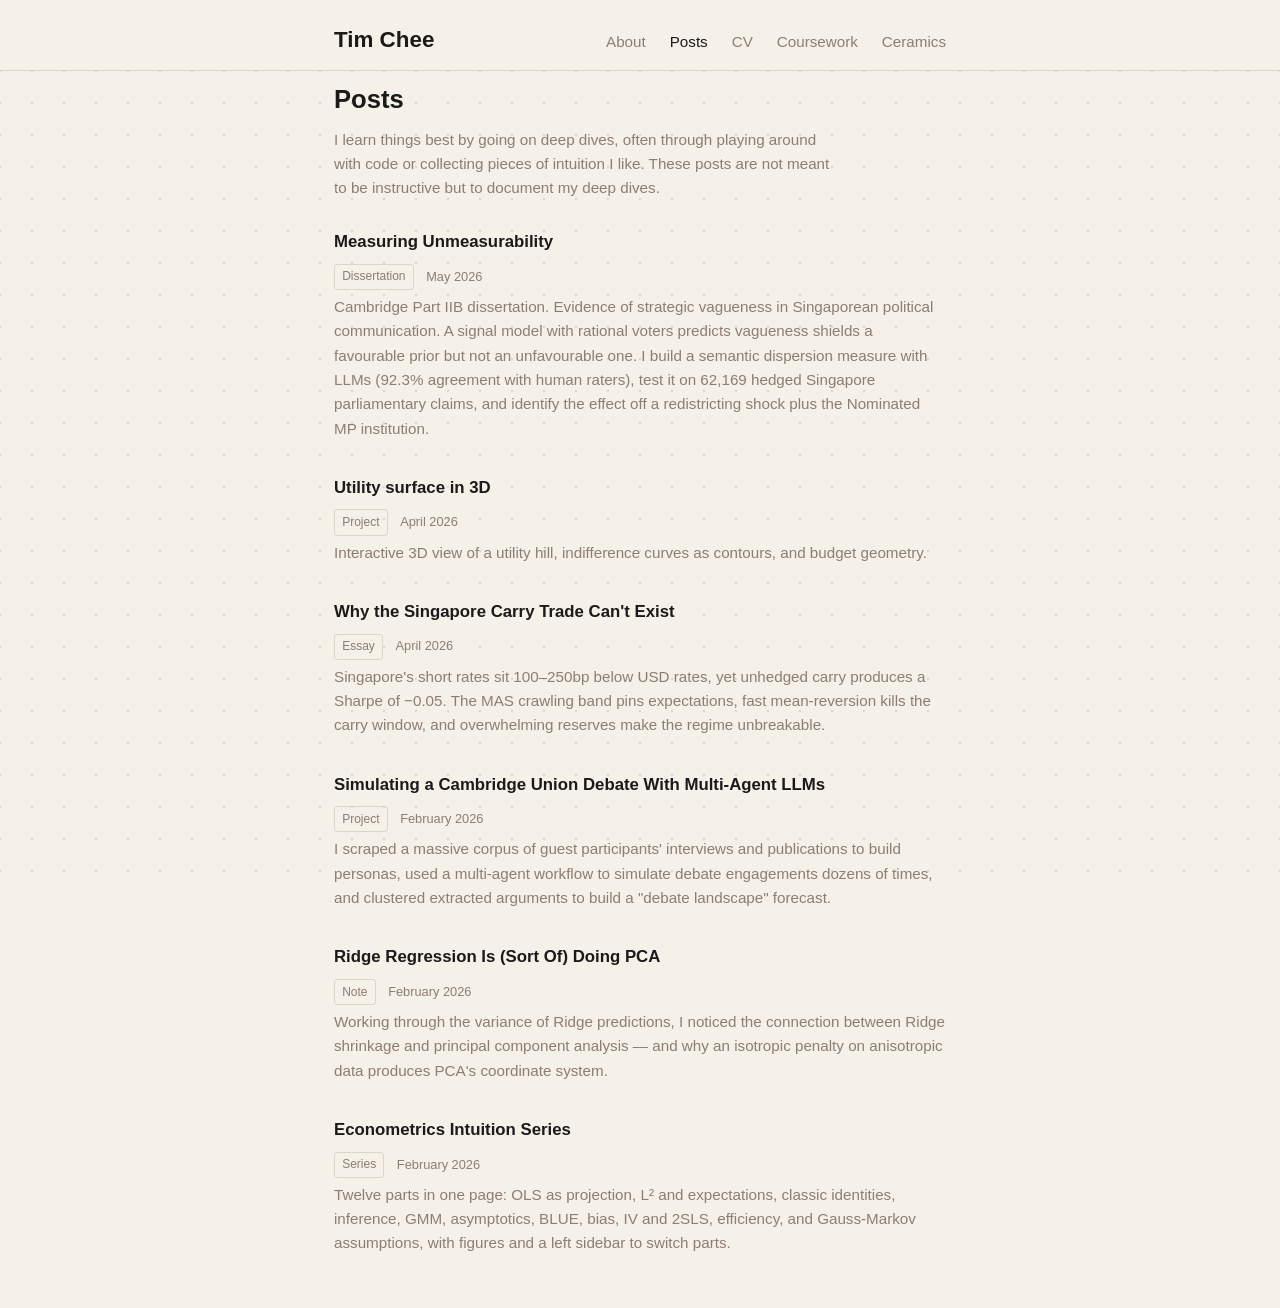
<file: writing.html>
<!DOCTYPE html>
<html lang="en">
<head>
  <meta charset="UTF-8">
  <meta name="viewport" content="width=device-width, initial-scale=1.0">
  <title>Posts – Tim Chee</title>
  <link rel="icon" href="favicon.svg" type="image/svg+xml">
  <script src="favicon.js" defer></script>
  <link rel="stylesheet" href="style.css">
</head>
<body>
  <canvas id="dot-grid"></canvas>
  <div class="container">
    <nav>
      <a href="index.html" class="site-name">Tim Chee</a>
      <a href="index.html">About</a>
      <a href="writing.html" class="active">Posts</a>
      <a href="cv.html">CV</a>
      <a href="coursework.html">Coursework</a>
      <a href="ceramics.html">Ceramics</a>
    </nav>

    <h1>Posts</h1>
    <p class="page-intro">I learn things best by going on deep dives, often through playing around with code or collecting pieces of intuition I like. These posts are not meant to be instructive but to document my deep dives.</p>

    <ul class="writing-list">
      <li>
        <a href="writing/measuring-unmeasurability.html" class="post-title">Measuring Unmeasurability</a>
        <span class="post-tag">Dissertation</span>
        <time class="post-date" datetime="2026-05-01">May 2026</time>
        <p class="post-description">Cambridge Part IIB dissertation. Evidence of strategic vagueness in Singaporean political communication. A signal model with rational voters predicts vagueness shields a favourable prior but not an unfavourable one. I build a semantic dispersion measure with LLMs (92.3% agreement with human raters), test it on 62,169 hedged Singapore parliamentary claims, and identify the effect off a redistricting shock plus the Nominated MP institution.</p>
      </li>
      <li>
        <a href="writing/utility-surface-3d.html" class="post-title">Utility surface in 3D</a>
        <span class="post-tag">Project</span>
        <time class="post-date" datetime="2026-04-15">April 2026</time>
        <p class="post-description">Interactive 3D view of a utility hill, indifference curves as contours, and budget geometry.</p>
      </li>
      <li>
        <a href="writing/sg-carry-trade.html" class="post-title">Why the Singapore Carry Trade Can't Exist</a>
        <span class="post-tag">Essay</span>
        <time class="post-date" datetime="2026-04-14">April 2026</time>
        <p class="post-description">Singapore's short rates sit 100–250bp below USD rates, yet unhedged carry produces a Sharpe of &minus;0.05. The MAS crawling band pins expectations, fast mean-reversion kills the carry window, and overwhelming reserves make the regime unbreakable.</p>
      </li>
      <li>
        <a href="writing/debate-simulation.html" class="post-title">Simulating a Cambridge Union Debate With Multi-Agent LLMs</a>
        <span class="post-tag">Project</span>
        <time class="post-date" datetime="2026-02-20">February 2026</time>
        <p class="post-description">I scraped a massive corpus of guest participants' interviews and publications to build personas, used a multi-agent workflow to simulate debate engagements dozens of times, and clustered extracted arguments to build a "debate landscape" forecast.</p>
      </li>
      <li>
        <a href="writing/ridge-regression.html" class="post-title">Ridge Regression Is (Sort Of) Doing PCA</a>
        <span class="post-tag">Note</span>
        <time class="post-date" datetime="2026-02-15">February 2026</time>
        <p class="post-description">Working through the variance of Ridge predictions, I noticed the connection between Ridge shrinkage and principal component analysis — and why an isotropic penalty on anisotropic data produces PCA's coordinate system.</p>
      </li>
      <li>
        <a href="writing/econometrics-series.html" class="post-title">Econometrics Intuition Series</a>
        <span class="post-tag">Series</span>
        <time class="post-date" datetime="2026-02-15">February 2026</time>
        <p class="post-description">Twelve parts in one page: OLS as projection, L² and expectations, classic identities, inference, GMM, asymptotics, BLUE, bias, IV and 2SLS, efficiency, and Gauss-Markov assumptions, with figures and a left sidebar to switch parts.</p>
      </li>
    </ul>
  </div>
  <script src="dot-grid.js"></script>
  <script data-goatcounter="https://timothychee.goatcounter.com/count"
          async src="//gc.zgo.at/count.js"></script>
</body>
</html>
</file>
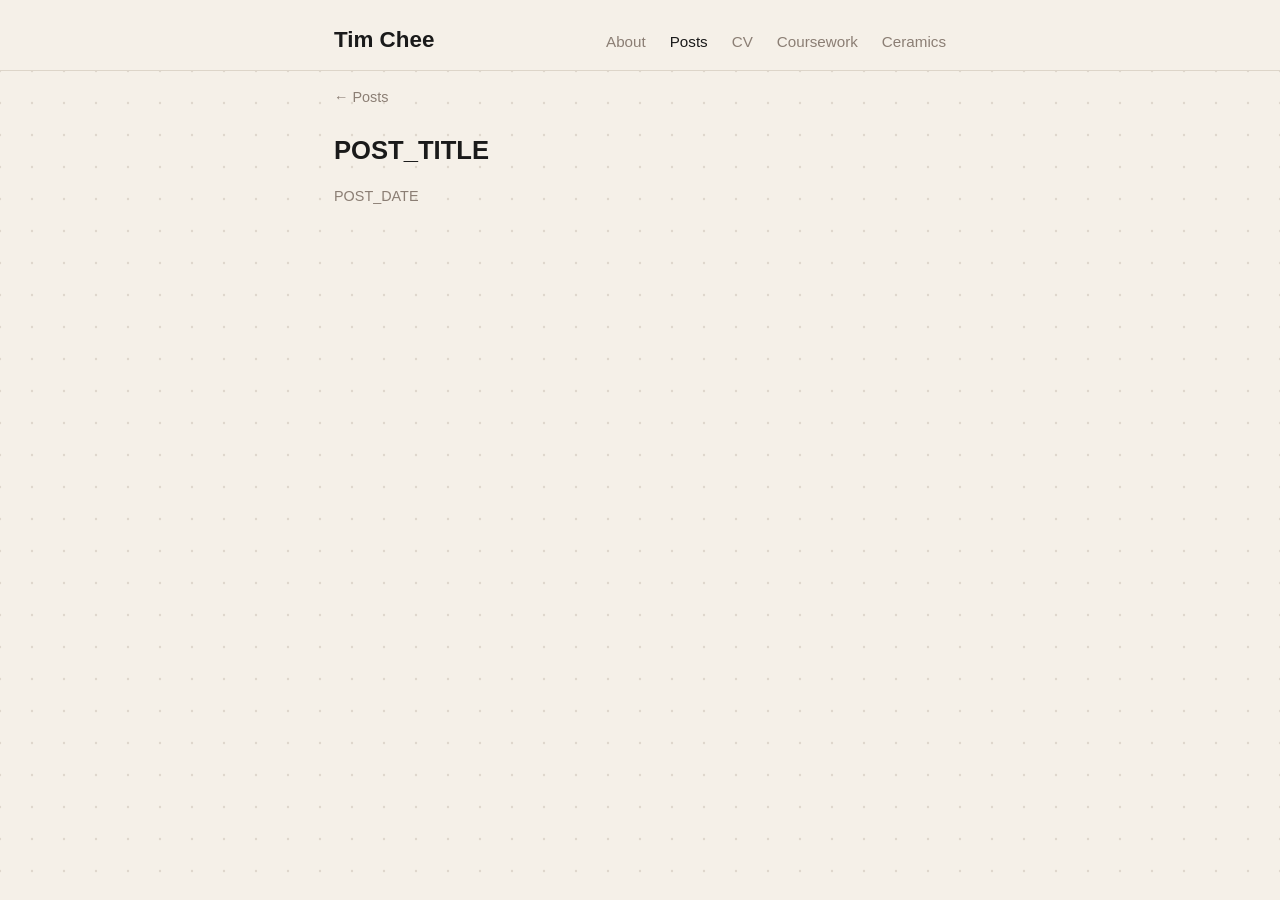
<file: writing/_template.html>
<!DOCTYPE html>
<html lang="en">
<head>
  <meta charset="UTF-8">
  <meta name="viewport" content="width=device-width, initial-scale=1.0">
  <title>POST_TITLE – Tim Chee</title>
  <link rel="icon" href="../favicon.svg" type="image/svg+xml">
  <script src="../favicon.js" defer></script>
  <link rel="stylesheet" href="../style.css">
  <!-- Uncomment for LaTeX math support -->
  <!-- <link rel="stylesheet" href="https://cdn.jsdelivr.net/npm/katex@0.16.9/dist/katex.min.css">
  <script defer src="https://cdn.jsdelivr.net/npm/katex@0.16.9/dist/katex.min.js"></script>
  <script defer src="https://cdn.jsdelivr.net/npm/katex@0.16.9/dist/contrib/auto-render.min.js"
    onload="renderMathInElement(document.body, {delimiters: [{left: '$$', right: '$$', display: true}, {left: '$', right: '$', display: false}]});"></script> -->
  <!-- Uncomment for Mermaid diagrams -->
  <!-- <script type="module">
    import mermaid from 'https://cdn.jsdelivr.net/npm/mermaid@11/dist/mermaid.esm.min.mjs';
    mermaid.initialize({ startOnLoad: true, theme: 'neutral', fontSize: 13 });
  </script> -->
</head>
<body>
  <canvas id="dot-grid"></canvas>
  <div class="container">
    <nav>
      <a href="../index.html" class="site-name">Tim Chee</a>
      <a href="../index.html">About</a>
      <a href="../writing.html" class="active">Posts</a>
      <a href="../cv.html">CV</a>
      <a href="../coursework.html">Coursework</a>
      <a href="../ceramics.html">Ceramics</a>
    </nav>

    <a href="../writing.html" class="back-link">Posts</a>

    <div class="post-header">
      <h1>POST_TITLE</h1>
      <p class="post-meta">POST_DATE</p>
    </div>

    <!-- Post content goes here -->

  </div>
  <script src="../dot-grid.js"></script>
  <script data-goatcounter="https://timothychee.goatcounter.com/count"
          async src="//gc.zgo.at/count.js"></script>
</body>
</html>

<!--
  INSTRUCTIONS:
  1. Copy this file and rename it (e.g. my-new-post.html)
  2. Replace POST_TITLE with your post title (in both <title> and <h1>)
  3. Replace POST_DATE with the date (e.g. "April 2026")
  4. Write your content between the post-header div and the closing </div>
  5. Uncomment KaTeX lines if you need math, Mermaid lines if you need diagrams
  6. Add an entry to ../writing.html (posts index):

     <li>
       <a href="writing/my-new-post.html" class="post-title">My New Post</a>
       <span class="post-tag">Essay</span>
       <time class="post-date" datetime="YYYY-MM-DD">Month YYYY</time>
       <p class="post-description">Short description.</p>
     </li>

  7. For images, create a folder (e.g. writing/my-new-post/) and reference as:
     <img src="my-new-post/image.png" alt="Description" class="post-image">
-->
</file>
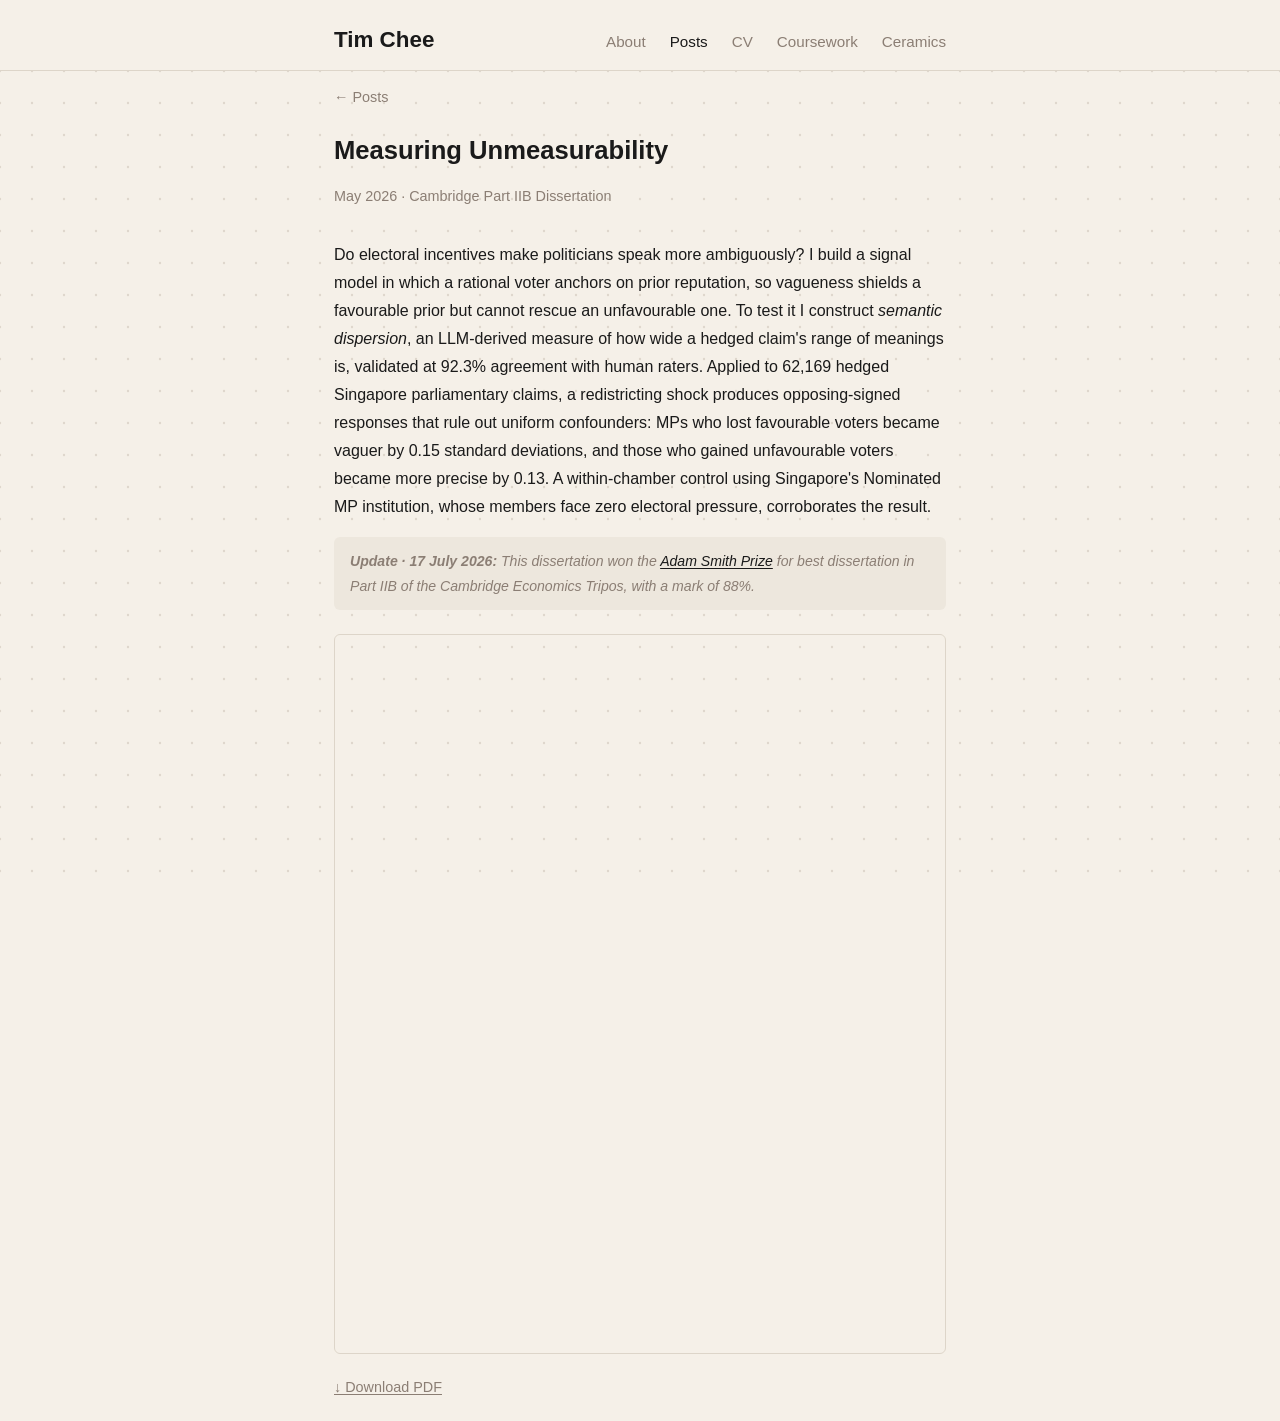
<file: writing/measuring-unmeasurability.html>
<!DOCTYPE html>
<html lang="en">
<head>
  <meta charset="UTF-8">
  <meta name="viewport" content="width=device-width, initial-scale=1.0">
  <title>Measuring Unmeasurability – Tim Chee</title>
  <link rel="icon" href="../favicon.svg" type="image/svg+xml">
  <script src="../favicon.js" defer></script>
  <link rel="stylesheet" href="../style.css">
  <style>
    .pdf-container {
      width: 100%;
      max-width: 100%;
      margin-top: 1rem;
    }
    .pdf-container iframe {
      width: 100%;
      height: 80vh;
      border: 1px solid var(--border);
      border-radius: 6px;
    }
    .pdf-download {
      display: inline-block;
      margin-top: 0.75rem;
      font-size: 0.9rem;
      color: var(--text-secondary);
    }
  </style>
</head>
<body>
  <canvas id="dot-grid"></canvas>
  <div class="container">
    <nav>
      <a href="../index.html" class="site-name">Tim Chee</a>
      <a href="../index.html">About</a>
      <a href="../writing.html" class="active">Posts</a>
      <a href="../cv.html">CV</a>
      <a href="../coursework.html">Coursework</a>
      <a href="../ceramics.html">Ceramics</a>
    </nav>

    <a href="../writing.html" class="back-link">Posts</a>

    <div class="post-header">
      <h1>Measuring Unmeasurability</h1>
      <p class="post-meta">May 2026 · Cambridge Part IIB Dissertation</p>
    </div>

    <p>Do electoral incentives make politicians speak more ambiguously? I build a signal model in which a rational voter anchors on prior reputation, so vagueness shields a favourable prior but cannot rescue an unfavourable one. To test it I construct <em>semantic dispersion</em>, an LLM-derived measure of how wide a hedged claim's range of meanings is, validated at 92.3% agreement with human raters. Applied to 62,169 hedged Singapore parliamentary claims, a redistricting shock produces opposing-signed responses that rule out uniform confounders: MPs who lost favourable voters became vaguer by 0.15 standard deviations, and those who gained unfavourable voters became more precise by 0.13. A within-chamber control using Singapore's Nominated MP institution, whose members face zero electoral pressure, corroborates the result.</p>

    <p class="post-note"><strong>Update · 17 July 2026:</strong> This dissertation won the <a href="https://en.wikipedia.org/wiki/Adam_Smith_Prize">Adam Smith Prize</a> for best dissertation in Part IIB of the Cambridge Economics Tripos, with a mark of 88%.</p>

    <div class="pdf-container">
      <iframe src="measuring-unmeasurability/dissertation.pdf" title="Measuring Unmeasurability dissertation"></iframe>
    </div>
    <a href="measuring-unmeasurability/dissertation.pdf" class="pdf-download" download>↓ Download PDF</a>
  </div>
  <script src="../dot-grid.js"></script>
  <script data-goatcounter="https://timothychee.goatcounter.com/count"
          async src="//gc.zgo.at/count.js"></script>
</body>
</html>
</file>
<file: style.css>
/* ─── Reset & Variables ─── */
*, *::before, *::after {
  box-sizing: border-box;
  margin: 0;
  padding: 0;
}

:root {
  --text: #1a1a1a;
  --text-secondary: #8B7E74;
  --bg: #F5F0E8;
  --link: #1a1a1a;
  --link-hover: #6B5E54;
  --border: #DDD5C9;
  --code-bg: #EDE7DD;
  --max-width: 660px;
  /* Set by dot-grid.js to bottom of <nav> in viewport px */
  --dot-grid-top: 0px;
}

body {
  font-family: -apple-system, BlinkMacSystemFont, 'Segoe UI', 'Helvetica Neue', Arial, sans-serif;
  color: var(--text);
  background: var(--bg);
  line-height: 1.75;
  font-size: 16px;
  -webkit-font-smoothing: antialiased;
  -moz-osx-font-smoothing: grayscale;
}

/* ─── Dot Grid Canvas ─── */
#dot-grid {
  position: fixed;
  top: var(--dot-grid-top);
  left: 0;
  width: 100%;
  /* height set in dot-grid.js (innerHeight − nav bottom) */
  z-index: 0;
  pointer-events: none;
}

.container {
  max-width: var(--max-width);
  margin: 0 auto;
  padding: 1.25rem 1.5rem;
  position: relative;
  z-index: 1;
}

/* ─── Navigation ─── */
nav {
  display: flex;
  align-items: baseline;
  gap: 1.5rem;
  margin-bottom: 0.75rem;
  padding-bottom: 0.75rem;
  position: sticky;
  top: 0;
  z-index: 2;
  background: var(--bg);
}

/* Full-bleed opaque backdrop for sticky nav (prevents full-width embeds showing through). */
nav::before {
  content: "";
  position: absolute;
  left: 50%;
  transform: translateX(-50%);
  width: 100vw;
  top: 0;
  bottom: 0;
  background: var(--bg);
  z-index: -1;
  pointer-events: none;
}

/* Full-bleed rule under nav (nav stays column-width; line spans viewport) */
nav::after {
  content: "";
  position: absolute;
  left: 50%;
  transform: translateX(-50%);
  width: 100vw;
  bottom: 0;
  height: 1px;
  background: var(--border);
  pointer-events: none;
}

nav .site-name {
  font-weight: 600;
  font-size: 1.4rem;
  color: var(--text);
  text-decoration: none;
  margin-right: auto;
}

nav .site-name:hover {
  color: var(--text-secondary);
}

nav a {
  color: var(--text-secondary);
  text-decoration: none;
  font-size: 0.95rem;
  transition: color 0.15s;
}

nav a:hover,
nav a.active {
  color: var(--text);
}

/* ─── Typography ─── */
h1 {
  font-size: 1.6rem;
  font-weight: 600;
  margin-bottom: 1rem;
  line-height: 1.3;
}

h2 {
  font-size: 1.25rem;
  font-weight: 600;
  margin-top: 2.5rem;
  margin-bottom: 0.75rem;
  line-height: 1.35;
}

h3 {
  font-size: 1.05rem;
  font-weight: 600;
  margin-top: 2rem;
  margin-bottom: 0.5rem;
}

h4 {
  font-size: 1rem;
  font-weight: 600;
  margin-top: 1.5rem;
  margin-bottom: 0.5rem;
}

p {
  margin-bottom: 1rem;
}

a {
  color: var(--link);
  text-decoration: underline;
  text-decoration-thickness: 1px;
  text-underline-offset: 2px;
  transition: color 0.15s;
}

a:hover {
  color: var(--link-hover);
}

strong {
  font-weight: 600;
}

/* ─── Lists ─── */
ul, ol {
  margin-bottom: 1rem;
  padding-left: 1.5rem;
}

li {
  margin-bottom: 0.35rem;
}

li > ul, li > ol {
  margin-top: 0.35rem;
  margin-bottom: 0.35rem;
}

.coursework-list .course-detail {
  display: block;
  margin-top: 0.05rem;
  font-weight: 400;
  color: #6B5E54;
}

/* ─── Horizontal Rule ─── */
hr {
  border: none;
  border-top: 1px solid var(--border);
  margin: 2rem 0;
}

/* ─── Code ─── */
code {
  background: var(--code-bg);
  padding: 0.15rem 0.4rem;
  border-radius: 3px;
  font-size: 0.88em;
  font-family: 'SF Mono', 'Fira Code', 'Consolas', 'Monaco', monospace;
}

pre {
  background: var(--code-bg);
  padding: 1rem 1.25rem;
  border-radius: 6px;
  overflow-x: auto;
  margin-bottom: 1.25rem;
  font-size: 0.85em;
  line-height: 1.6;
}

pre code {
  background: none;
  padding: 0;
  border-radius: 0;
}

/* ─── Blockquote ─── */
blockquote {
  border-left: 3px solid var(--border);
  padding-left: 1rem;
  margin: 1.25rem 0;
  color: var(--text-secondary);
  font-style: italic;
}

/* ─── Tables ─── */
table {
  width: 100%;
  border-collapse: collapse;
  margin: 1.25rem 0;
  font-size: 0.9em;
}

th, td {
  padding: 0.6rem 0.75rem;
  text-align: left;
  border-bottom: 1px solid var(--border);
}

th {
  font-weight: 600;
  border-bottom: 2px solid var(--border);
}

/* ─── Images ─── */
img {
  max-width: 100%;
  height: auto;
  border-radius: 4px;
}

.post-image {
  margin: 1.5rem 0;
}

/* ─── About name card ─── */
.profile-card {
  margin: 0 0 1.75rem;
  padding: 1.2rem 1.35rem 1.1rem;
  border: 1px solid var(--border);
  border-radius: 14px;
  background: rgba(255, 255, 255, 0.42);
  box-shadow: 0 1px 4px rgba(26, 26, 26, 0.05);
}

.profile-card .profile-section {
  padding: 0;
}

.profile-card .contact-links {
  margin-top: 1rem;
  padding-top: 1rem;
  border-top: 1px solid var(--border);
}

/* ─── Profile Section ─── */
.profile-section {
  display: flex;
  align-items: center;
  gap: 1rem;
  padding: 0.5rem 0;
  margin-bottom: 0;
}

.profile-section > div {
  min-width: 0;
}

.profile-photo {
  width: 144px;
  height: 144px;
  border-radius: 50%;
  object-fit: cover;
  flex-shrink: 0;
  border: 1px solid var(--border);
  box-shadow: 0 1px 3px rgba(26, 26, 26, 0.07);
}

.intro-text {
  font-size: 1.22rem;
  line-height: 1.45;
  font-weight: normal;
  font-style: italic;
  color: #D97706;
  margin-bottom: 0;
}

/* ─── Contact Links ─── */
.contact-links {
  display: flex;
  gap: 1.25rem;
  align-items: center;
  flex-wrap: wrap;
  margin-top: 0.65rem;
}

.contact-links a {
  display: inline-flex;
  align-items: center;
  gap: 0.4rem;
  color: var(--text-secondary);
  text-decoration: none;
  font-size: 0.9rem;
}

.contact-links a:hover {
  color: var(--text);
}

.contact-links svg {
  width: 17px;
  height: 17px;
  flex-shrink: 0;
}

/* ─── Home / About scroll intro (index only) ─── */
.page-index .home-intro-track {
  position: relative;
  z-index: 1;
}

.page-index .home-card-slot {
  width: 100%;
  pointer-events: none;
}

.page-index:not(.home-intro-done) .home-intro-card-mount {
  position: relative;
  height: 0;
  overflow: visible;
}

.page-index:not(.home-intro-done) .home-intro-card-mount #profile-card:not(.intro-floating) {
  position: absolute;
  left: 0;
  right: 0;
  width: min(calc(100vw - 3rem), var(--max-width));
  max-width: 100%;
  margin: 0 auto;
  box-sizing: border-box;
  opacity: 0;
  visibility: hidden;
  pointer-events: none;
}

.page-index.home-intro-done .home-intro-card-mount {
  height: auto;
  overflow: visible;
}

.page-index.home-intro-done .home-card-slot {
  display: none;
}

/* Floating hero: one element; chrome fades in via --card-shell (0 = bare content on page bg). */
.page-index:not(.home-intro-done) .profile-card.intro-floating {
  position: fixed;
  margin: 0;
  z-index: 3;
  box-sizing: border-box;
  --card-shell: 0;
  background: rgba(255, 255, 255, calc(0.42 * var(--card-shell)));
  border: 1px solid transparent;
  border-color: rgba(221, 213, 201, var(--card-shell));
  border-radius: calc(14px * var(--card-shell));
  box-shadow:
    0 calc(1px * var(--card-shell)) calc(4px * var(--card-shell))
      rgba(26, 26, 26, calc(0.05 * var(--card-shell)));
  will-change: left, top, transform;
}

.page-index:not(.home-intro-done) .profile-card.intro-floating .profile-photo {
  border-color: rgba(221, 213, 201, var(--card-shell));
  box-shadow:
    0 calc(1px * var(--card-shell)) calc(3px * var(--card-shell))
      rgba(26, 26, 26, calc(0.07 * var(--card-shell)));
}

.page-index:not(.home-intro-done) .profile-card.intro-floating .contact-links {
  border-top-color: rgba(221, 213, 201, var(--card-shell));
}

.page-index:not(.home-intro-done) .home-below {
  position: fixed;
  z-index: 1;
  left: 0;
  right: 0;
  top: var(--dot-grid-top);
  bottom: 0;
  width: 100%;
  max-width: var(--max-width);
  margin-left: auto;
  margin-right: auto;
  padding: 0 1.5rem;
  box-sizing: border-box;
  overflow-y: hidden;
  pointer-events: none;
  opacity: 0;
  will-change: opacity, transform;
}

.scroll-cue {
  position: fixed;
  left: 50%;
  bottom: 1.2rem;
  transform: translateX(-50%);
  z-index: 2;
  display: inline-flex;
  align-items: center;
  gap: 0.35rem;
  padding: 0.22rem 0.5rem;
  color: var(--text-secondary);
  font-size: 0.82rem;
  letter-spacing: 0.01em;
  opacity: 0.92;
  pointer-events: none;
  background: color-mix(in srgb, var(--bg) 82%, transparent);
  border: 1px solid color-mix(in srgb, var(--border) 88%, transparent);
  border-radius: 999px;
  will-change: opacity, transform;
}

.scroll-cue svg {
  width: 14px;
  height: 14px;
  stroke: currentColor;
  fill: none;
  stroke-width: 2.2;
  stroke-linecap: round;
  stroke-linejoin: round;
  animation: scroll-cue-pulse 2s ease-in-out infinite;
}

@keyframes scroll-cue-pulse {
  0%,
  100% {
    transform: translateY(0);
    opacity: 0.78;
  }
  50% {
    transform: translateY(3px);
    opacity: 1;
  }
}

.page-index.home-intro-done .scroll-cue {
  opacity: 0;
  transform: translateX(-50%) translateY(5px);
}

/* ─── Posts list (writing.html) ─── */
.page-intro {
  color: var(--text-secondary);
  font-size: 0.95rem;
  max-width: 60ch;
  margin: -0.25rem 0 1.75rem;
  line-height: 1.55;
}

.writing-list {
  list-style: none;
  padding: 0;
}

.writing-list li {
  margin-bottom: 2rem;
}

.writing-list .post-title {
  display: block;
  font-weight: 600;
  font-size: 1.05rem;
  text-decoration: none;
  color: var(--text);
  margin-bottom: 0.35rem;
}

.writing-list .post-title:hover {
  text-decoration: underline;
}

.writing-list .post-tag {
  display: inline-block;
  font-size: 0.75rem;
  color: var(--text-secondary);
  border: 1px solid var(--border);
  border-radius: 3px;
  padding: 0.1rem 0.45rem;
  margin-left: 0;
  vertical-align: middle;
  font-weight: 400;
}

.writing-list .post-date {
  display: inline-block;
  font-size: 0.8rem;
  color: var(--text-secondary);
  margin-left: 0.5rem;
  vertical-align: middle;
}

.writing-list .post-description {
  color: var(--text-secondary);
  font-size: 0.95rem;
  margin-top: 0.3rem;
  line-height: 1.6;
}

/* ─── Books List ─── */
.books-list li {
  padding: 0.2rem 0;
  color: var(--text);
}

.book-links {
  font-size: 0.85em;
  color: var(--text-secondary);
}

.book-links a {
  color: var(--text-secondary);
  text-decoration: none;
}

.book-links a:hover {
  color: var(--text);
  text-decoration: underline;
}

/* ─── Post Page ─── */
.post-header {
  margin-bottom: 2rem;
}

.post-meta {
  color: var(--text-secondary);
  font-size: 0.9rem;
  margin-top: 0.25rem;
}

.post-note {
  background: var(--code-bg);
  border-radius: 6px;
  padding: 0.75rem 1rem;
  font-size: 0.88rem;
  color: var(--text-secondary);
  margin-bottom: 1.5rem;
  font-style: italic;
}

/* ev-cv-3d embed in-post: 80% viewport width, fixed viewport-height frame. */
.post-embed-ev-cv3d {
  margin: 1rem 0 1.5rem;
}

.post-embed-ev-cv3d-wrap {
  width: 100vw;
  max-width: none;
  margin-left: calc(50% - 50vw);
  margin-right: calc(50% - 50vw);
  border: 1px solid var(--border);
  border-radius: 8px;
  background: var(--bg);
  box-shadow: 0 1px 3px rgba(26, 26, 26, 0.06);
  overflow: hidden;
}

.post-embed-ev-cv3d-wrap iframe {
  display: block;
  width: 100%;
  height: 92vh;
  border: 0;
}

@media (max-width: 600px) {
  .post-embed-ev-cv3d-wrap {
    width: 100%;
    margin-left: 0;
    margin-right: 0;
  }
}

.back-link {
  display: inline-block;
  margin-bottom: 1.5rem;
  color: var(--text-secondary);
  text-decoration: none;
  font-size: 0.9rem;
}

.back-link:hover {
  color: var(--text);
}

.back-link::before {
  content: "← ";
}

/* ─── References ─── */
.references {
  font-size: 0.82rem;
  color: var(--text-secondary);
  line-height: 1.6;
}

.references p {
  margin-bottom: 0.5rem;
  padding-left: 2rem;
  text-indent: -2rem;
}

sup a {
  color: var(--text-secondary);
  text-decoration: none;
  font-size: 0.8em;
}

sup a:hover {
  text-decoration: underline;
}

/* ─── Ceramics Gallery ─── */
.ceramics-gallery {
  margin-top: 2rem;
}

.ceramics-stage {
  --stage-p: 0.5;
  --stage-focus: 1;
  --caption-a: 1;
  position: relative;
  min-height: 235vh;
}

.ceramics-stage-sticky {
  position: sticky;
  top: 0;
  min-height: 100vh;
  display: flex;
  flex-direction: column;
  align-items: center;
  justify-content: center;
  gap: 0.35rem;
  /* Heavy bottom padding + light top: flex “center” sits higher so copy clears the lower viewport. */
  padding: 0.75vh 0 clamp(8.5rem, 34vh, 22rem);
  box-sizing: border-box;
}

.ceramics-stage-frame {
  width: 100%;
  max-width: 480px;
  display: flex;
  align-items: center;
  justify-content: center;
  transform-origin: center center;
  transform: scale(calc(0.58 + 0.42 * var(--stage-focus)));
  opacity: calc(0.18 + 0.82 * var(--stage-focus));
  transition: none;
}

.ceramics-stage-frame img {
  width: 100%;
  max-width: 480px;
  display: block;
  border-radius: 6px;
}

.piece-info {
  max-width: 480px;
  margin: 0 auto;
  width: 100%;
}

.ceramics-scroll-stage .ceramics-stage-caption {
  margin-top: -0.35rem;
  opacity: var(--caption-a);
  transform: translateY(calc((1 - var(--caption-a)) * 18px));
  transition: none;
}

.piece-info h3 {
  font-size: 1.05rem;
  font-weight: 600;
  margin-top: 0;
  margin-bottom: 0.4rem;
}

.piece-info p {
  font-size: 0.92rem;
  color: var(--text);
  line-height: 1.65;
  margin-bottom: 0.5rem;
}

.piece-meta {
  font-size: 0.8rem;
  color: var(--text-secondary);
  font-style: italic;
}

/* Reduced motion / static: plain stacked gallery */
body.ceramics-static .ceramics-stage {
  min-height: 0;
}

body.ceramics-static .ceramics-stage-sticky {
  position: relative;
  min-height: 0;
  padding: 0 0 3rem;
}

body.ceramics-static .ceramics-stage-frame {
  transform: none;
  opacity: 1;
}

body.ceramics-static .ceramics-stage-caption {
  opacity: 1;
  transform: none;
}

/* ─── Mermaid ─── */
.mermaid {
  margin: 1.5rem 0;
  text-align: center;
}

/* ─── KaTeX overrides ─── */
.katex-display {
  overflow-x: auto;
  overflow-y: hidden;
  padding: 0.5rem 0;
}

/* ─── Responsive ─── */
@media (max-width: 600px) {
  .container {
    padding: 1.5rem 1rem;
  }

  nav {
    flex-wrap: wrap;
    gap: 0.75rem;
  }

  .profile-section {
    flex-direction: column;
    align-items: center;
    text-align: center;
  }

  .profile-card {
    padding: 1rem 1.05rem 0.95rem;
  }

  h1 { font-size: 1.35rem; }
  h2 { font-size: 1.1rem; }

  .contact-links {
    justify-content: center;
  }

  table {
    font-size: 0.8em;
  }

  th, td {
    padding: 0.4rem 0.5rem;
  }

  .page-index:not(.home-intro-done) .home-below {
    padding: 0 1rem;
  }

  .scroll-cue {
    bottom: 0.9rem;
    font-size: 0.76rem;
  }
}
</file>
